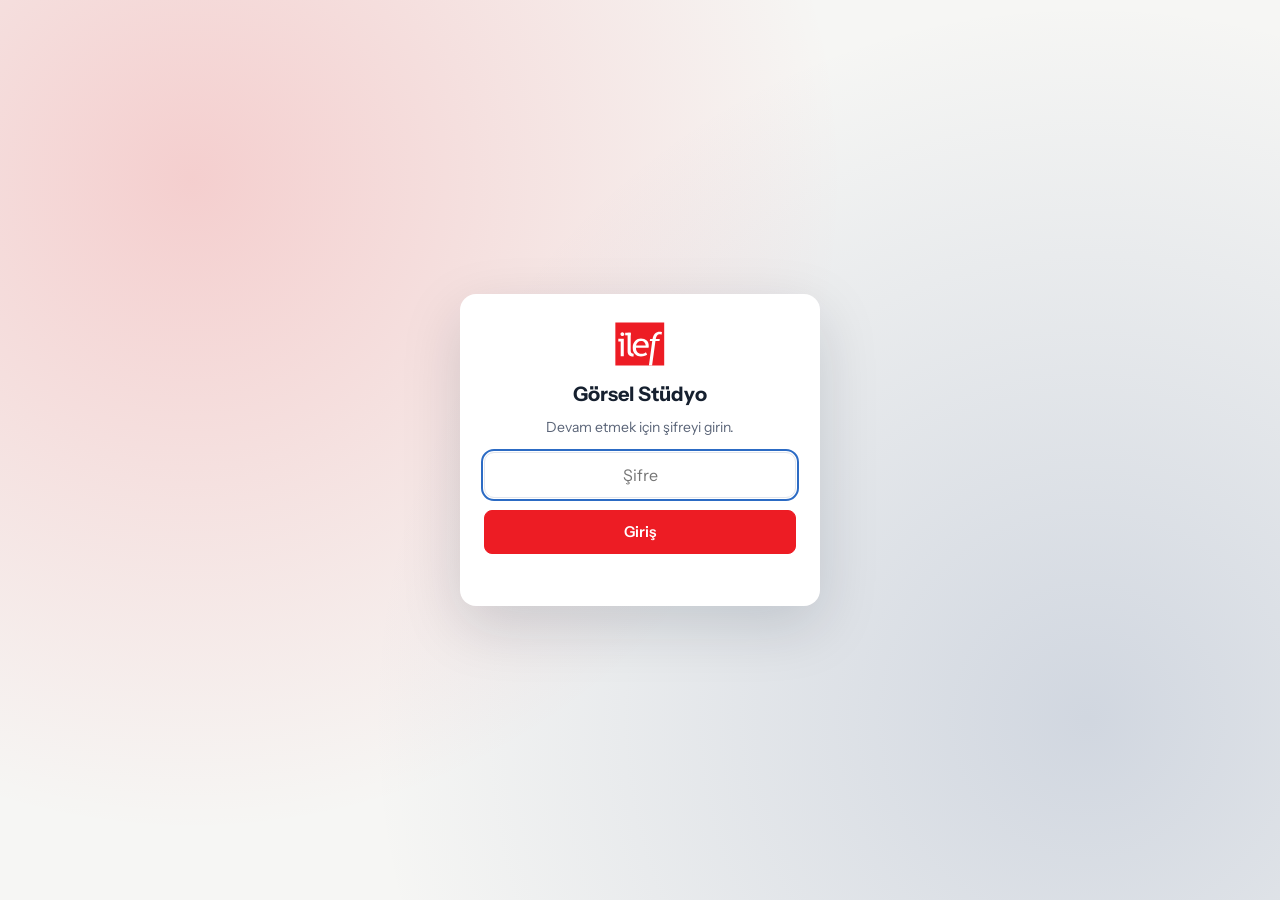
<file: index.html>
<!doctype html>
<html lang="tr">
<head>
  <meta charset="utf-8" />
  <meta name="viewport" content="width=device-width, initial-scale=1, maximum-scale=1, viewport-fit=cover" />
  <title>İLEF Görsel Stüdyo</title>
  <link rel="preconnect" href="https://fonts.googleapis.com" />
  <link rel="preconnect" href="https://fonts.gstatic.com" crossorigin />
  <link href="https://fonts.googleapis.com/css2?family=Instrument+Sans:wght@400;500;600;700&display=swap" rel="stylesheet" />
  <link rel="stylesheet" href="css/style.css" />
</head>
<body>
  <header class="topbar">
    <div class="brandmark"><img src="assets/logos/ilef.svg" alt="ilef" /><strong>Görsel Stüdyo</strong></div>
    <div class="tb-left">
      <div class="menu">
        <button type="button" class="tb" data-menu="fileMenu" aria-haspopup="true">Dosya</button>
        <div class="menu-pop" id="fileMenu" hidden>
          <button type="button" id="btnSave"><i>⤓</i>Taslağı kaydet <small>.json</small></button>
          <label class="btnlike"><i>⤒</i>Taslak aç<input type="file" id="fileDraft" accept=".json,application/json" hidden /></label>
          <hr />
          <button type="button" id="btnReset"><i>↺</i>Bu şablonu sıfırla <small>örnek tasarım</small></button>
          <button type="button" id="btnResetAll"><i>⟲</i>Tüm şablonları sıfırla</button>
          <button type="button" id="btnResetPos"><i>⌖</i>Tüm konumları sıfırla</button>
          <hr />
          <button type="button" id="btnBrand"><i>◐</i>Kurum &amp; marka</button>
          <a class="btnlike" href="kimlik.html" target="_blank" rel="noopener"><i>¶</i>Kimlik kılavuzu</a>
        </div>
      </div>
      <div class="menu">
        <button type="button" class="tb" data-menu="fmtMenu" aria-haspopup="true">Yeniden boyutlandır</button>
        <div class="menu-pop wide" id="fmtMenu" hidden><div id="fmtSeg" class="fmt-list"></div></div>
      </div>
      <span class="tb-sep"></span>
      <button type="button" class="tb icon" id="btnUndo" title="Geri al (Ctrl+Z)" aria-label="Geri al" disabled><svg viewBox="0 0 24 24"><path d="M9 14 4 9l5-5M4 9h10.5a5.5 5.5 0 0 1 0 11H11"/></svg></button>
      <button type="button" class="tb icon" id="btnRedo" title="Yinele (Ctrl+Shift+Z)" aria-label="Yinele" disabled><svg viewBox="0 0 24 24"><path d="m15 14 5-5-5-5M20 9H9.5a5.5 5.5 0 0 0 0 11H13"/></svg></button>
    </div>
    <div class="tb-title" id="docTitle"></div>
    <div class="tb-right">
      <button type="button" class="tb icon" id="btnPlay" title="Animasyonu oynat" aria-label="Animasyonu oynat"><svg viewBox="0 0 24 24"><path d="M7 4.5v15l12-7.5z" fill="currentColor" stroke="none"/></svg></button>
      <div class="menu">
        <button type="button" class="primary" data-menu="dlMenu" aria-haspopup="true" id="btnDl">İndir</button>
        <div class="menu-pop right" id="dlMenu" hidden>
          <p class="menu-note" id="dlNote"></p>
          <button type="button" id="btnPng"><i>▣</i>PNG <small>bu boyut</small></button>
          <button type="button" id="btnAll"><i>▤</i>Tüm formatlar (PNG)</button>
          <hr />
          <div class="video-group">
            <i>●</i><span>Video (MP4)</span>
            <select id="durSel" title="Video süresi">
              <option value="6">6 sn</option>
              <option value="8" selected>8 sn</option>
              <option value="12">12 sn</option>
              <option value="15">15 sn</option>
              <option value="30">30 sn</option>
            </select>
            <button type="button" id="btnVideo">Kaydet</button>
          </div>
        </div>
      </div>
    </div>
  </header>

  <main class="app">
    <nav class="rail" aria-label="Araçlar">
      <button type="button" data-panel="sablon" aria-pressed="true"><svg viewBox="0 0 24 24"><rect x="3" y="3" width="7" height="9" rx="1.5"/><rect x="14" y="3" width="7" height="5" rx="1.5"/><rect x="14" y="12" width="7" height="9" rx="1.5"/><rect x="3" y="16" width="7" height="5" rx="1.5"/></svg><span>Şablonlar</span></button>
      <button type="button" data-panel="tasarim"><svg viewBox="0 0 24 24"><circle cx="12" cy="12" r="9"/><circle cx="8.5" cy="10" r="1.3" fill="currentColor"/><circle cx="12" cy="7.5" r="1.3" fill="currentColor"/><circle cx="15.5" cy="10" r="1.3" fill="currentColor"/><path d="M12 21a3 3 0 0 1 0-6h1.5"/></svg><span>Tasarım</span></button>
      <button type="button" data-panel="metin"><svg viewBox="0 0 24 24"><path d="M5 6V4h14v2M12 4v16M9 20h6"/></svg><span>Metin</span></button>
      <button type="button" data-panel="yukle"><svg viewBox="0 0 24 24"><rect x="3" y="4" width="18" height="16" rx="2"/><circle cx="9" cy="10" r="2"/><path d="m21 16-5-5-9 9"/></svg><span>Medya</span></button>
      <button type="button" data-panel="birim"><svg viewBox="0 0 24 24"><path d="M4 20V9l8-5 8 5v11M9 20v-6h6v6"/></svg><span>Birim</span></button>
      <button type="button" data-panel="paylas"><svg viewBox="0 0 24 24"><path d="M5 12.5 9.5 17 19 7"/></svg><span>Yayın</span></button>
    </nav>

    <aside class="panel" id="panel" aria-label="Araç paneli">
      <button type="button" class="panel-close" id="panelClose" aria-label="Paneli kapat" title="Paneli kapat">‹</button>
      <section data-p="sablon">
        <h2>Şablonlar</h2>
        <input type="search" id="tplSearch" class="fullsel search" placeholder="Şablon ara: vefat, staj, program…" aria-label="Şablon ara" />
        <div id="tplGrid" class="tpl-groups"></div>
      </section>
      <section data-p="tasarim" hidden>
        <h2>Tasarım</h2>
        <div id="layoutWrap"><small class="sublabel">Yerleşim <span class="muted">— içeriğinizle önizleme</span></small><div id="layoutSeg" class="lay-grid"></div></div>
        <small class="sublabel">Zemin</small>
        <div id="groundSeg" class="chips"></div>
        <small class="sublabel">Renk tonu (mesh)</small>
        <div id="meshSeg" class="swatch-row"></div>
        <select id="meshSel" hidden></select>
        <small class="sublabel">Konu motifi</small>
        <select id="motifSel" class="fullsel"></select>
        <label class="check"><input type="checkbox" id="chkBadge" /> 80. yıl logosu <small>(Ankara Üniversitesi logosunun yerine)</small></label>
      </section>
      <section data-p="metin" hidden>
        <h2>Metin</h2>
        <p class="note">Görseldeki yazıya çift tıklayarak yerinde düzenleyin. Görselde olmayan alanlar burada.</p>
        <div id="hiddenList" class="hidden-list"></div>
        <form id="fields" class="fields" autocomplete="off"></form>
      </section>
      <section data-p="yukle" hidden>
        <h2>Medya kütüphanesi</h2>
        <p class="note">Yüklediğiniz fotoğraflar buraya eklenir, tasarıma kendiliğinden girmez. Bir fotoğrafa tıklayın ya da tuvale sürükleyin.</p>
        <label class="btnlike primary block">⤒ Bilgisayardan yükle<input type="file" id="fileUp" accept="image/*" multiple hidden /></label>
        <small class="sublabel">Bu tasarımdaki görsel alanları</small>
        <div class="quickbar" id="quickBar"></div>
        <small class="sublabel">Yüklediklerim</small>
        <div class="up-grid" id="upGrid"></div>
        <div id="arsivWrap">
          <small class="sublabel">Fakülte arşivi <span class="muted">— tıklayın ya da tuvale sürükleyin</span></small>
          <div class="chips arsiv-tags" id="arsivTags"></div>
          <div class="up-grid" id="arsivGrid"></div>
        </div>
      </section>
      <section data-p="birim" hidden>
        <h2>Bölüm / atölye</h2>
        <p class="note">Seçilen birimin logosu ve adı sağ üstte görünür, konu motifi kendiliğinden gelir.</p>
        <div id="unitGrid" class="unit-grid"></div>
        <h3 class="mt">İş birliği / ortak logolar</h3>
        <p class="note">Ortak etkinlik ve projelerde kurum logoları üst şeride eklenir. SVG ya da şeffaf PNG önerilir.</p>
        <div class="seg2" role="group" aria-label="Logo kullanımı" id="extraMode">
          <button type="button" data-m="yan">Yanına ekle <small>bizim logolarla birlikte</small></button>
          <button type="button" data-m="yerine">Yerine kullan <small>yalnızca ortak logolar</small></button>
        </div>
        <div id="extraList" class="extra-list"></div>
        <label class="btnlike block">＋ Logo ekle<input type="file" id="fileExtra" accept=".svg,image/svg+xml,image/png,image/webp,image/jpeg" multiple hidden /></label>
      </section>
      <section data-p="paylas" hidden>
        <h2>Yayın</h2>
        <div class="assist">
          <section class="checks">
            <h3>Kontroller <label class="toggle"><input type="checkbox" id="chkSafe" /> Güvenli alan</label></h3>
            <ul id="checkList"></ul>
          </section>
          <section class="share">
            <h3>Paylaşım metni <small>otomatik taslak</small></h3>
            <label>Açıklama<textarea id="shCaption" rows="5"></textarea></label>
            <label>Alternatif metin<textarea id="shAlt" rows="3"></textarea></label>
            <label>Etiketler (3–5)<textarea id="shTags" rows="2"></textarea></label>
            <div class="share-actions">
              <button type="button" data-copy="shCaption">Açıklamayı kopyala</button>
              <button type="button" data-copy="shAlt">Alt metni kopyala</button>
              <button type="button" data-copy="shTags">Etiketleri kopyala</button>
              <button type="button" class="link" id="btnRegen">Yeniden üret</button>
            </div>
          </section>
          <section class="gridprev">
            <h3>Izgara önizlemesi <small>yeni gönderi son paylaşılanların yanında</small></h3>
            <div class="ig" id="igGrid"></div>
            <div class="share-actions">
              <button type="button" id="btnGridAdd">Izgaraya ekle</button>
              <label class="btnlike">Mevcut gönderi ekle<input type="file" id="fileGrid" accept="image/*" multiple hidden /></label>
              <button type="button" class="link" id="btnGridClear">Temizle</button>
            </div>
          </section>
        </div>
      </section>
    </aside>

    <section class="work">
      <div class="ctxbar" id="ctxBar" role="toolbar" aria-label="Seçili öğe araçları"></div>
      <div class="lay-pop" id="layPop" hidden role="dialog" aria-label="Yerleşim seç">
        <div class="lay-pop-head"><b id="layPopTitle">Yerleşim</b><button type="button" class="ghost" id="layPopClose" aria-label="Kapat">✕</button></div>
        <div class="lay-grid row" id="layPopGrid"></div>
      </div>
      <div class="pick-pop" id="pickPop" hidden role="dialog" aria-label="Fotoğraf seç">
        <div class="lay-pop-head"><b id="pickTitle">Fotoğraf seç</b><button type="button" class="ghost" id="pickClose" aria-label="Kapat">✕</button></div>
        <div class="pick-src">
          <label class="btnlike primary">⤒ Bilgisayardan yükle<input type="file" id="pickFile" accept="image/*" hidden /></label>
          <span class="muted">ya da medya kütüphanesinden seçin</span>
        </div>
        <div class="chips arsiv-tags" id="pickTags"></div>
        <div class="pick-grid" id="pickGrid"></div>
      </div>
      <div class="stage-canvas" id="stageBox">
        <div class="canvas-wrap" id="cvWrap">
          <canvas id="cv" width="1080" height="1350"></canvas>
          <div class="hit-layer" id="hitLayer" aria-label="Düzenlenebilir öğeler"></div>
          <div class="guides" id="guides"></div>
          <div class="sel" id="selBox" hidden>
            <span class="sel-tag" id="selTag"></span>
            <i class="h nw" data-h="nw"></i><i class="h ne" data-h="ne"></i><i class="h sw" data-h="sw"></i><i class="h se" data-h="se"></i>
          </div>
          <textarea id="textEd" class="text-ed" hidden spellcheck="true" aria-label="Metni düzenle"></textarea>
        </div>
        <div class="inline-ed" id="inlineEd" hidden role="dialog" aria-label="Alanı düzenle">
          <div class="ie-head"><b id="ieLabel"></b><button type="button" class="primary" id="ieDone">Bitti</button></div>
          <div id="ieBody"></div>
        </div>
      </div>
      <div class="toast" id="toast" role="status" aria-live="polite" hidden></div>
      <footer class="workfoot">
        <div class="pages" id="slideBar"></div>
        <p class="status" id="status" aria-hidden="true"></p>
        <div class="zoom">
          <button type="button" class="tb icon sm" id="zoomOut" aria-label="Uzaklaştır">−</button>
          <input type="range" id="zoomRange" min="10" max="200" step="1" value="50" aria-label="Yakınlaştırma" />
          <button type="button" class="tb icon sm" id="zoomIn" aria-label="Yakınlaştır">+</button>
          <button type="button" class="tb sm" id="zoomFit" title="Ekrana sığdır">%<span id="zoomPct">50</span></button>
        </div>
      </footer>
    </section>
  </main>

  <dialog id="brandDlg">
    <form method="dialog" class="dlg">
      <header>
        <h2>Kurum &amp; marka</h2>
        <button value="close" class="ghost" aria-label="Kapat">✕</button>
      </header>
      <div class="dlg-body">
        <p class="note">Bu ayarlar tüm şablonlarda ortaktır. Ekipte herkesin aynı kimliği kullanması için
          <b>Kurum paketini dışa aktar</b> ile dosyayı paylaşın; başka bir fakülte için <b>Yeni kurum başlat</b> ya da kalıcı değişiklikleri <code>js/brand.js</code> dosyasına işleyin.</p>
        <div class="grid2">
          <label>Üniversite<input id="bUni" /></label>
          <label>Fakülte<input id="bFac" /></label>
          <label>Kısa ad <small class="muted">(dosya adları, üst çubuk)</small><input id="bShort" placeholder="ör. İLEF" /></label>
          <label>Sabit etiketler<input id="bTags" placeholder="#Üniversite #Fakülte" /></label>
          <label>Web adresi<input id="bWeb" /></label>
          <label>Sosyal medya hesabı<input id="bSoc" placeholder="@kullaniciadi" /></label>
        </div>
        <h3>Logo kütüphanesi</h3>
        <p class="note"><b>Ana imza</b> (Ankara Üniversitesi + ilef) her görselin sol üstünde yer alır. <b>80. yıl logosu</b> açıldığında Ankara Üniversitesi logosunun yerine geçer; kırmızı zeminde kullanılmaz. <b>Bölüm</b> ve <b>atölye</b> logoları görsel bazında seçilir, sağ üstte görünür.
          SVG ya da şeffaf PNG yükleyin. Illustrator dosyaları için: <i>Dosya → Dışa Aktar → SVG</i>.</p>
        <div id="logoList" class="logo-list"></div>
        <div class="logo-add">
          <input id="newLogoName" placeholder="Yeni birim adı (ör. Fotoğraf Atölyesi)" />
          <select id="newLogoGroup"><option value="atolye">Atölye / birim</option><option value="bolum">Bölüm</option></select>
          <button type="button" id="btnAddLogo">Ekle</button>
        </div>
        <h3>Renkler</h3>
        <div id="colorList" class="color-list"></div>
      </div>
      <footer>
        <button type="button" class="link" id="btnBrandReset">Varsayılana dön</button>
        <button type="button" class="link" id="btnNewOrg">Yeni kurum başlat</button>
        <span class="grow"></span>
        <label class="btnlike ghost">Kurum paketini içe aktar<input type="file" id="fileBrand" accept=".json" hidden /></label>
        <button type="button" class="ghost" id="btnBrandExport">Kurum paketini dışa aktar</button>
        <button value="close" class="primary">Tamam</button>
      </footer>
    </form>
  </dialog>

  <script src="js/kapi.js"></script>
  <script src="js/logos.js"></script>
  <script src="js/brand.js"></script>
  <script src="js/draw.js"></script>
  <script src="js/bg.js"></script>
  <script src="js/templates.js"></script>
  <script src="js/arsiv.js"></script>
  <script src="js/app.js"></script>
</body>
</html>
</file>
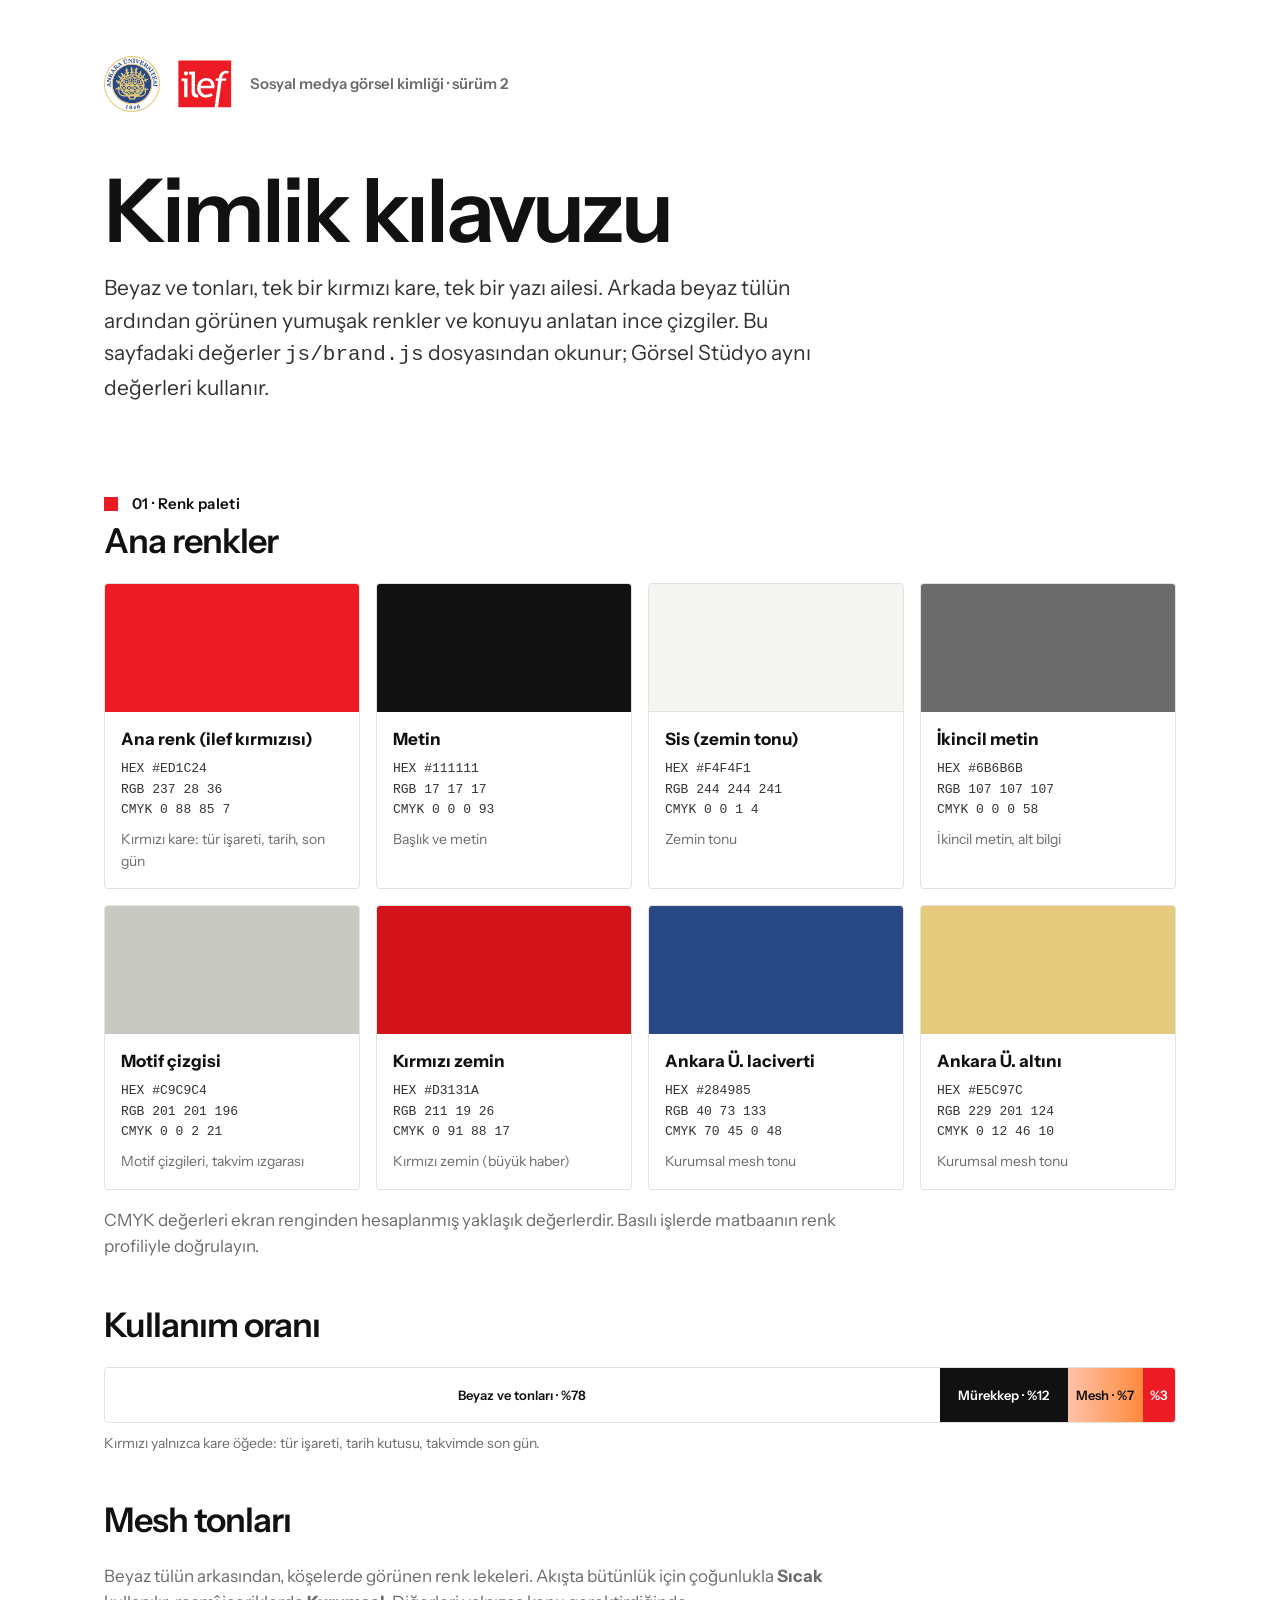
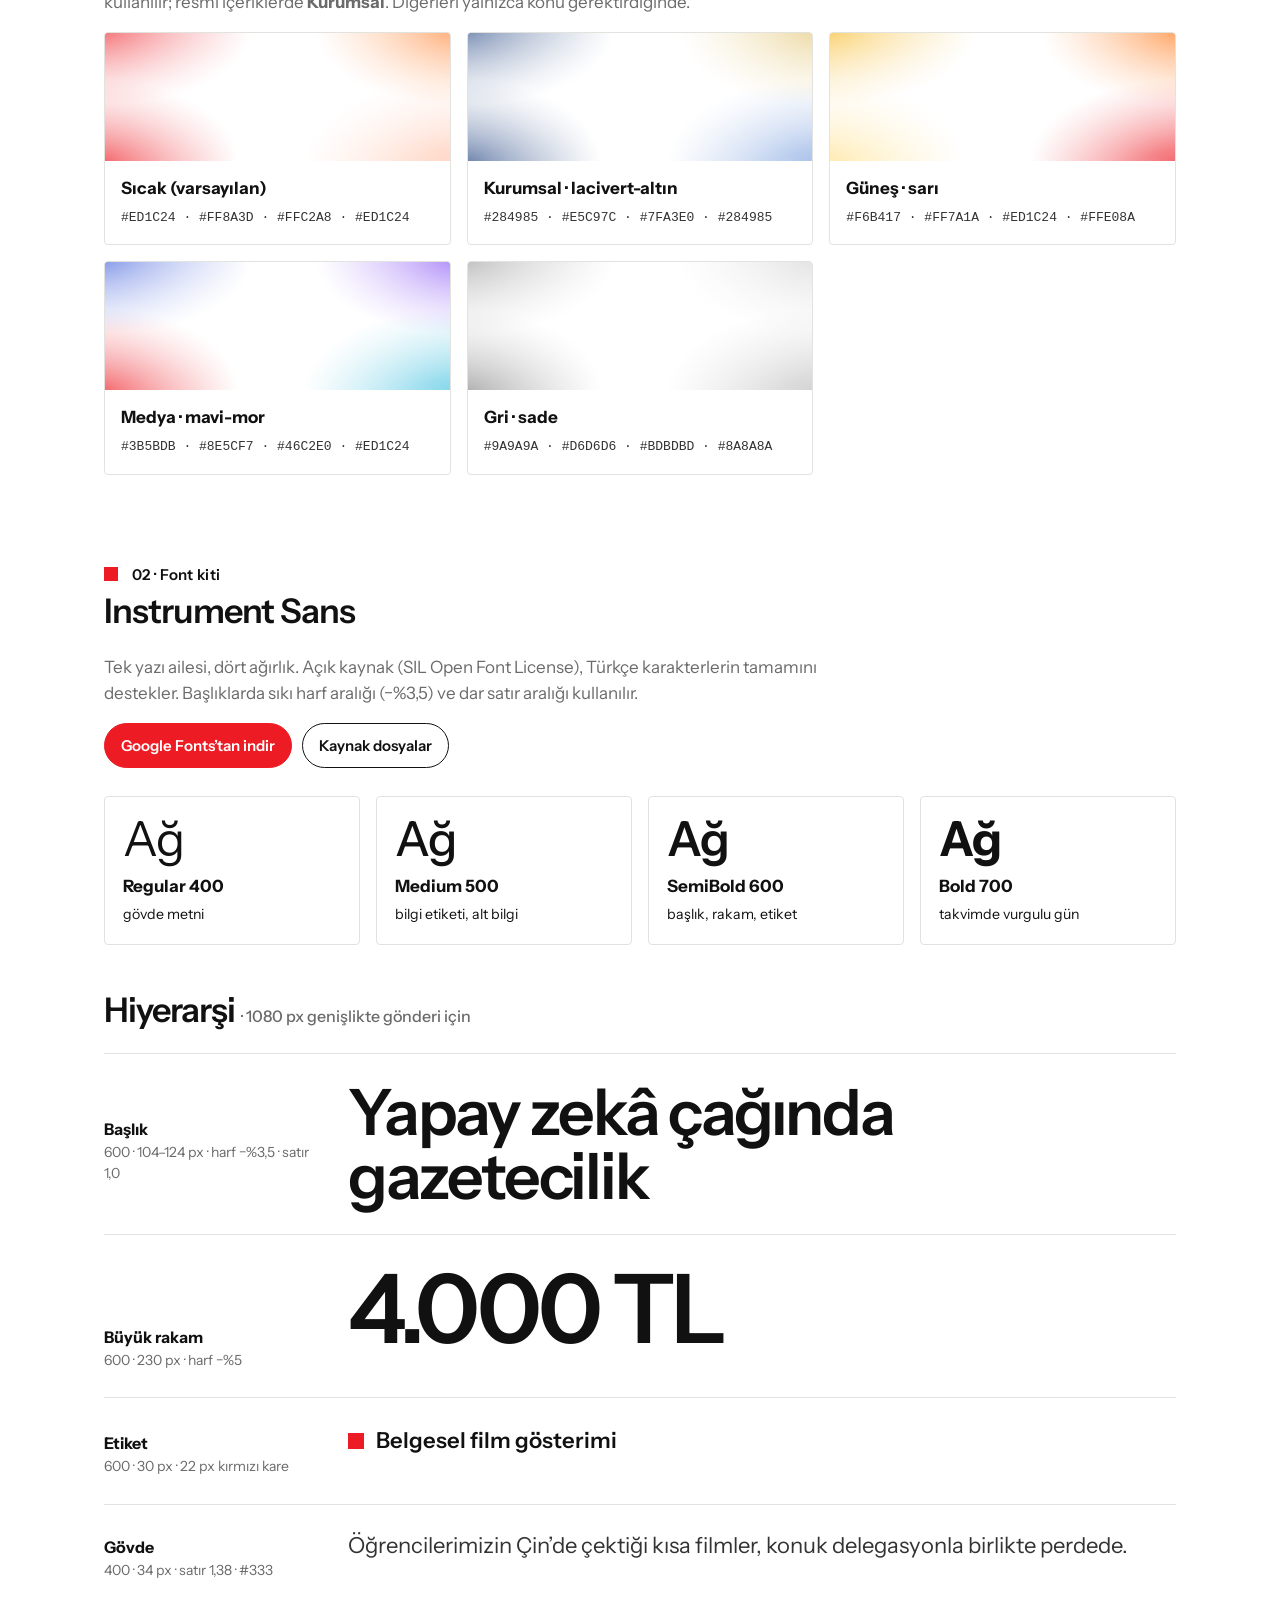
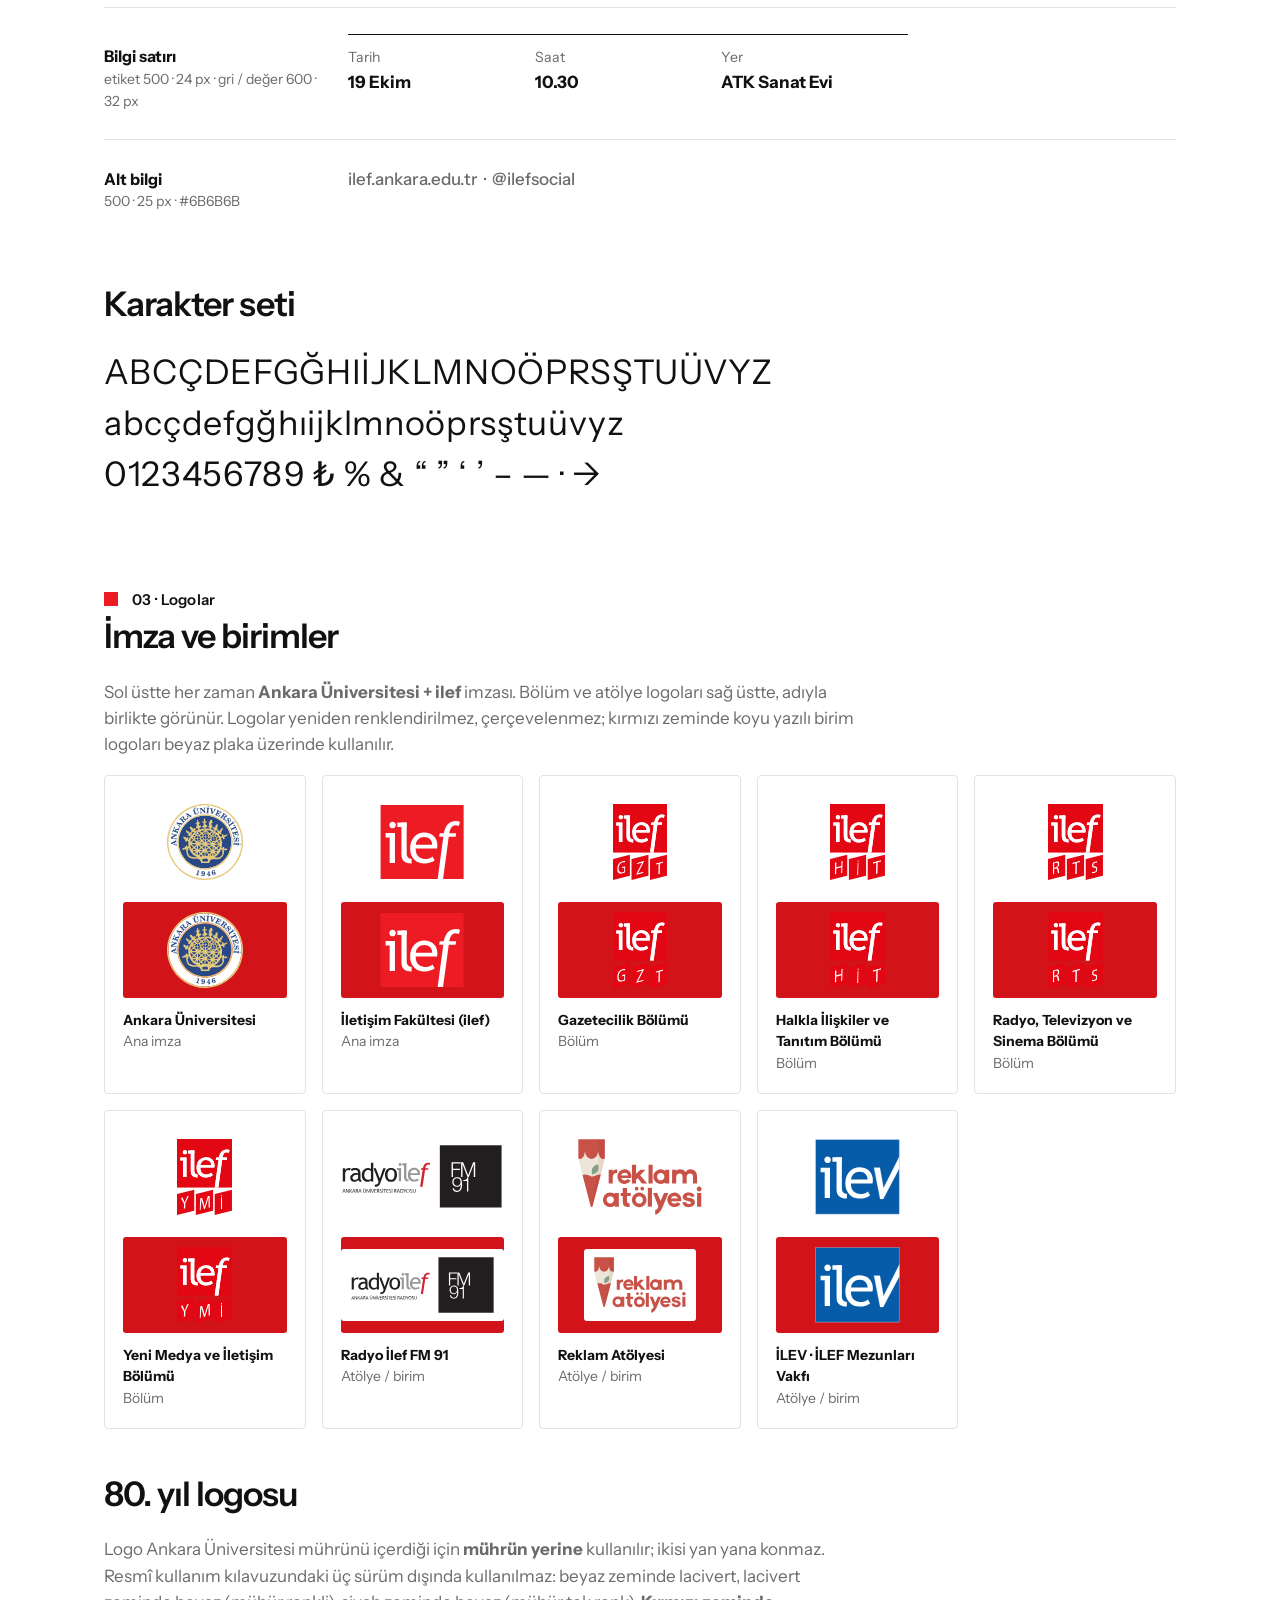
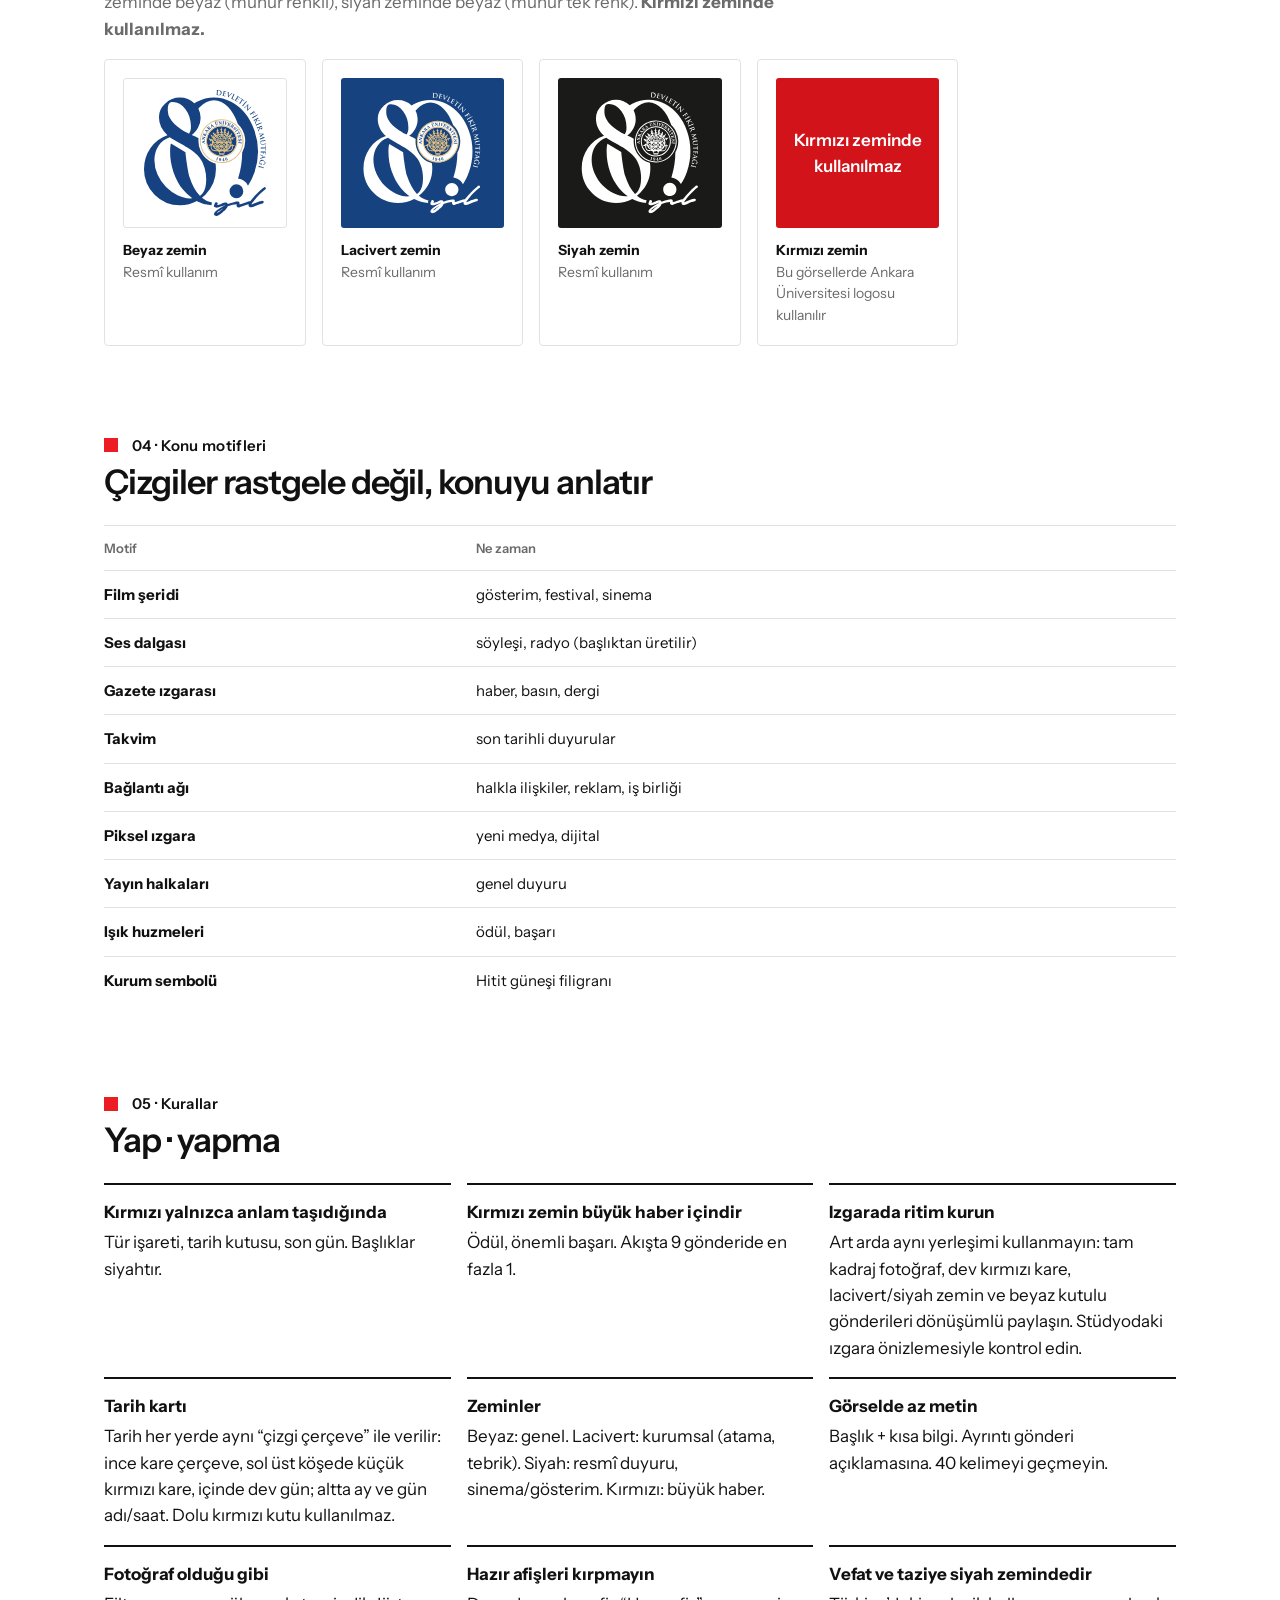
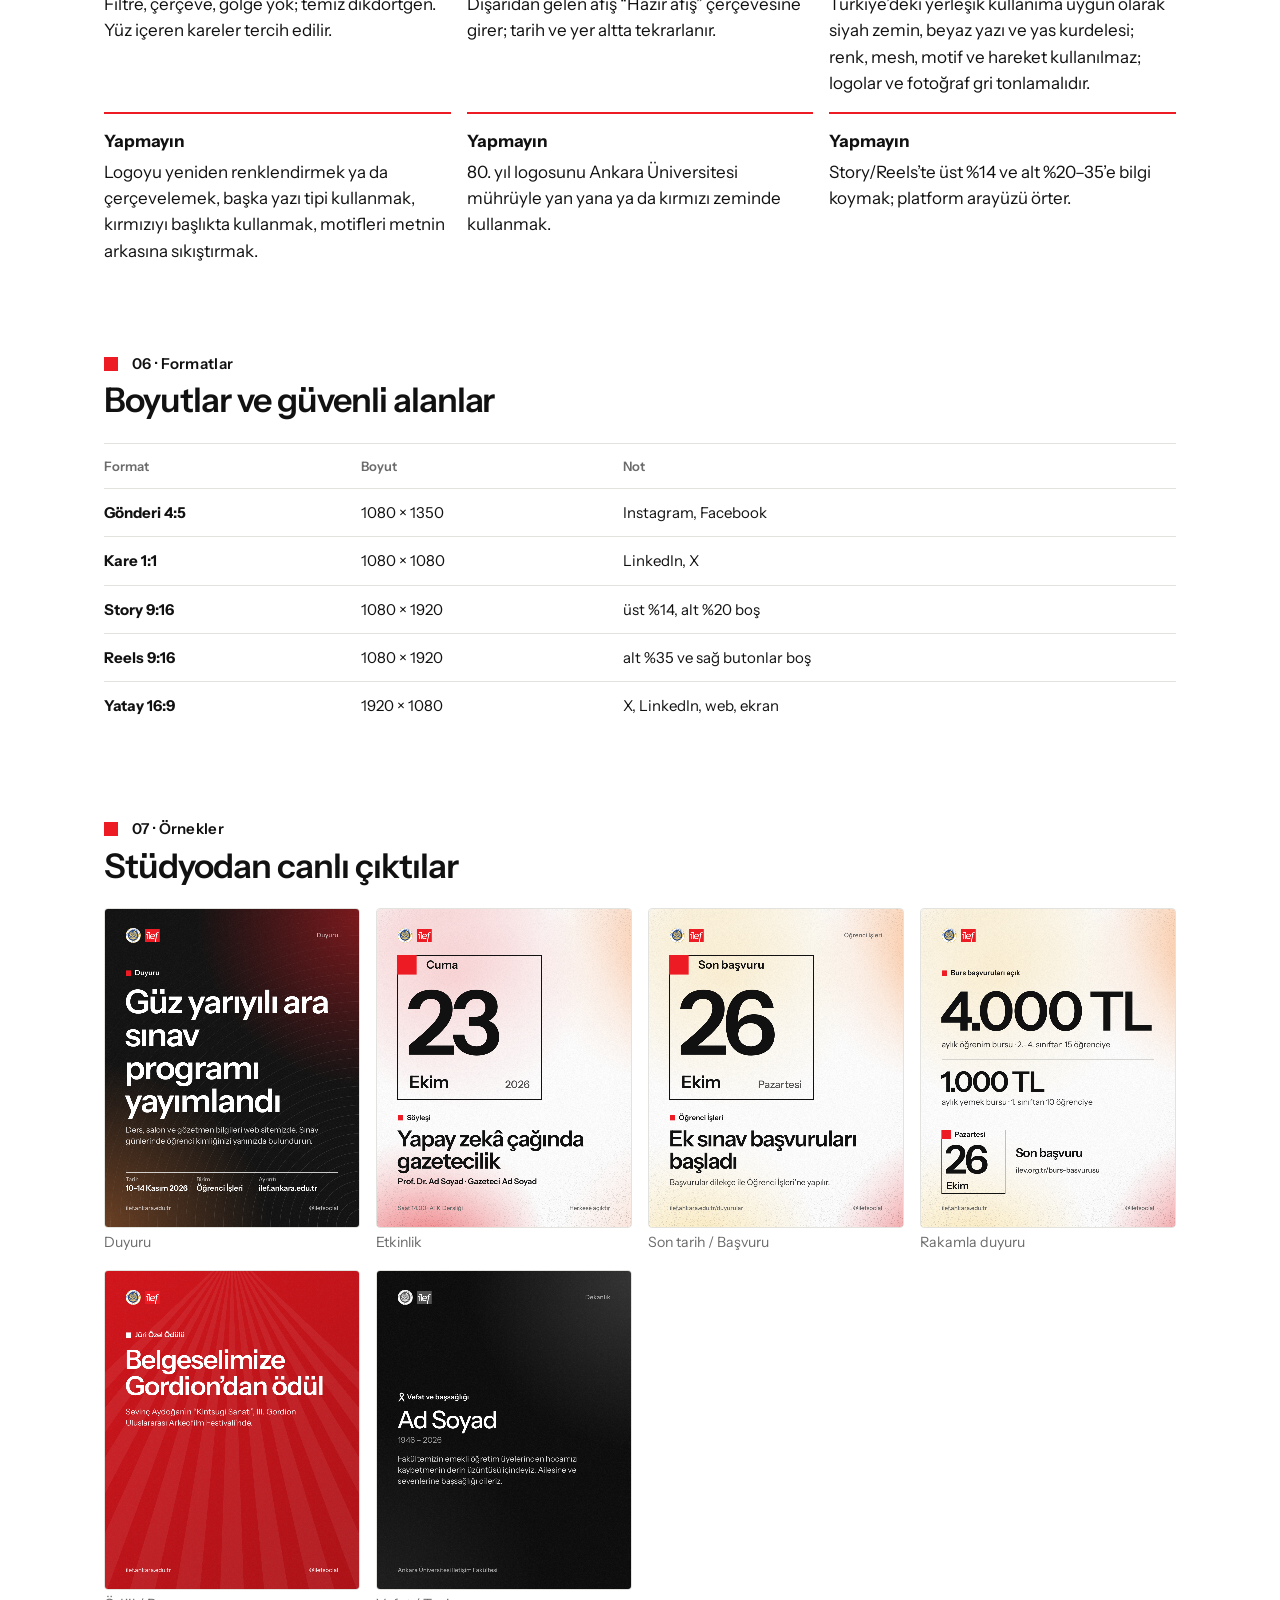
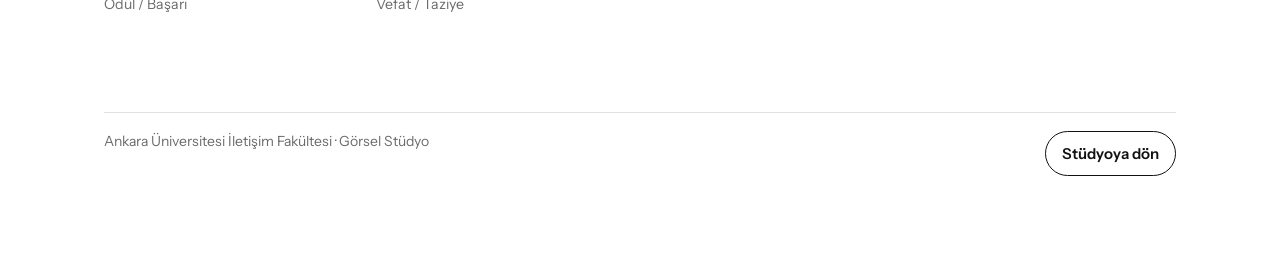
<file: kimlik.html>
<!doctype html>
<html lang="tr">
<head>
  <meta charset="utf-8" />
  <meta name="viewport" content="width=device-width, initial-scale=1" />
  <title>İLEF Kimlik Kılavuzu</title>
  <link rel="preconnect" href="https://fonts.googleapis.com" />
  <link rel="preconnect" href="https://fonts.gstatic.com" crossorigin />
  <link href="https://fonts.googleapis.com/css2?family=Instrument+Sans:wght@400;500;600;700&display=swap" rel="stylesheet" />
  <style>
    :root { --red: #ED1C24; --ink: #111; --grey: #6B6B6B; --line: #E2E2DE; --mist: #F4F4F1; }
    * { box-sizing: border-box; }
    body { margin: 0; background: #fff; color: var(--ink); font: 400 17px/1.55 "Instrument Sans", "Segoe UI", Arial, sans-serif; }
    main { max-width: 1120px; margin: 0 auto; padding: 56px 24px 96px; }
    header.top { display: flex; align-items: center; gap: 18px; margin-bottom: 56px; }
    header.top img { height: 56px; }
    header.top .t { font-weight: 600; font-size: 15px; color: var(--grey); }
    h1 { font-size: clamp(44px, 7vw, 88px); line-height: .98; letter-spacing: -.035em; font-weight: 600; margin: 0 0 18px; }
    .lede { font-size: 21px; color: #333; max-width: 720px; margin: 0; }
    section { margin-top: 88px; }
    h2 { display: flex; align-items: center; gap: 14px; font-size: 15px; font-weight: 600; letter-spacing: .02em; margin: 0 0 8px; }
    h2::before { content: ""; width: 14px; height: 14px; background: var(--red); }
    h3 { font-size: 34px; line-height: 1.05; letter-spacing: -.03em; font-weight: 600; margin: 0 0 24px; }
    p.note { color: var(--grey); max-width: 760px; }
    .grid { display: grid; gap: 16px; }
    .sw { border: 1px solid var(--line); border-radius: 4px; overflow: hidden; background: #fff; }
    .sw .chip { height: 128px; }
    .sw .meta { padding: 14px 16px 16px; font-size: 14px; }
    .sw .meta b { display: block; font-size: 17px; margin-bottom: 6px; }
    .sw code { font: 500 13px/1.6 ui-monospace, SFMono-Regular, Menlo, monospace; color: #333; display: block; }
    .sw .role { color: var(--grey); margin-top: 8px; display: block; }
    .cols-4 { grid-template-columns: repeat(auto-fill, minmax(220px, 1fr)); }
    .cols-3 { grid-template-columns: repeat(auto-fill, minmax(300px, 1fr)); }
    .ratio { display: flex; height: 56px; border-radius: 4px; overflow: hidden; border: 1px solid var(--line); margin: 8px 0 10px; }
    .ratio div { display: grid; place-items: center; font-size: 13px; font-weight: 600; }
    .legend { display: flex; flex-wrap: wrap; gap: 18px; font-size: 14px; color: var(--grey); }
    .mesh { height: 150px; position: relative; overflow: hidden; }
    .rules { display: grid; grid-template-columns: repeat(auto-fill, minmax(320px, 1fr)); gap: 16px; }
    .rule { border-top: 2px solid var(--ink); padding-top: 14px; }
    .rule.no { border-top-color: var(--red); }
    .rule b { display: block; margin-bottom: 4px; }
    .type-row { display: grid; grid-template-columns: 220px 1fr; gap: 24px; padding: 26px 0; border-top: 1px solid var(--line); align-items: baseline; }
    .type-row .spec { font-size: 14px; color: var(--grey); }
    .type-row .spec b { color: var(--ink); display: block; font-size: 16px; }
    .weights { display: grid; grid-template-columns: repeat(4, 1fr); gap: 16px; }
    .weights div { border: 1px solid var(--line); border-radius: 4px; padding: 18px; }
    .weights span { display: block; font-size: 48px; line-height: 1; letter-spacing: -.03em; margin-bottom: 10px; }
    .glyphs { font-size: 34px; letter-spacing: .02em; line-height: 1.5; word-break: break-all; }
    .btn { display: inline-flex; align-items: center; gap: 8px; padding: 10px 16px; border: 1px solid var(--ink); border-radius: 999px; color: var(--ink); text-decoration: none; font-weight: 600; font-size: 15px; }
    .btn.red { background: var(--red); border-color: var(--red); color: #fff; }
    .logos { display: grid; grid-template-columns: repeat(auto-fill, minmax(200px, 1fr)); gap: 16px; }
    .logos figure { margin: 0; border: 1px solid var(--line); border-radius: 4px; padding: 18px; display: grid; gap: 12px; align-content: start; }
    .logos .box { height: 96px; display: grid; place-items: center; }
    .logos .box.dark { background: #D3131A; border-radius: 3px; }
    .logos img { max-height: 76px; max-width: 160px; }
    .logos figcaption { font-size: 14px; color: var(--grey); }
    .logos figcaption b { color: var(--ink); display: block; }
    table { width: 100%; border-collapse: collapse; font-size: 15px; }
    th, td { text-align: left; padding: 12px 10px 12px 0; border-top: 1px solid var(--line); vertical-align: top; }
    th { font-weight: 600; color: var(--grey); font-size: 13px; }
    .samples { display: grid; grid-template-columns: repeat(auto-fill, minmax(240px, 1fr)); gap: 16px; }
    .samples canvas { width: 100%; height: auto; display: block; border: 1px solid var(--line); border-radius: 4px; }
    .samples small { color: var(--grey); }
    footer { margin-top: 96px; padding-top: 18px; border-top: 1px solid var(--line); color: var(--grey); font-size: 14px; display: flex; justify-content: space-between; flex-wrap: wrap; gap: 12px; }
    @media (max-width: 700px) { .type-row { grid-template-columns: 1fr; gap: 8px; } .weights { grid-template-columns: repeat(2, 1fr); } }
    @media print { section { break-inside: avoid; } }
  </style>
</head>
<body>
<main>
  <header class="top">
    <img src="assets/logos/ankara-universitesi.svg" alt="Ankara Üniversitesi" />
    <img src="assets/logos/ilef.svg" alt="ilef" style="height:48px" />
    <span class="t">Sosyal medya görsel kimliği · sürüm 2</span>
  </header>
  <h1>Kimlik kılavuzu</h1>
  <p class="lede">Beyaz ve tonları, tek bir kırmızı kare, tek bir yazı ailesi. Arkada beyaz tülün ardından görünen yumuşak renkler ve konuyu anlatan ince çizgiler. Bu sayfadaki değerler <code>js/brand.js</code> dosyasından okunur; Görsel Stüdyo aynı değerleri kullanır.</p>

  <section>
    <h2>01 · Renk paleti</h2>
    <h3>Ana renkler</h3>
    <div class="grid cols-4" id="mainColors"></div>
    <p class="note">CMYK değerleri ekran renginden hesaplanmış yaklaşık değerlerdir. Basılı işlerde matbaanın renk profiliyle doğrulayın.</p>

    <h3 style="margin-top:48px">Kullanım oranı</h3>
    <div class="ratio">
      <div style="flex:78;background:#fff">Beyaz ve tonları · %78</div>
      <div style="flex:12;background:#111;color:#fff">Mürekkep · %12</div>
      <div style="flex:7;background:linear-gradient(90deg,#FFC2A8,#FF8A3D)">Mesh · %7</div>
      <div style="flex:3;background:#ED1C24;color:#fff">%3</div>
    </div>
    <div class="legend"><span>Kırmızı yalnızca kare öğede: tür işareti, tarih kutusu, takvimde son gün.</span></div>

    <h3 style="margin-top:48px">Mesh tonları</h3>
    <p class="note">Beyaz tülün arkasından, köşelerde görünen renk lekeleri. Akışta bütünlük için çoğunlukla <b>Sıcak</b> kullanılır; resmî içeriklerde <b>Kurumsal</b>. Diğerleri yalnızca konu gerektirdiğinde.</p>
    <div class="grid cols-3" id="meshes"></div>
  </section>

  <section>
    <h2>02 · Font kiti</h2>
    <h3>Instrument Sans</h3>
    <p class="note">Tek yazı ailesi, dört ağırlık. Açık kaynak (SIL Open Font License), Türkçe karakterlerin tamamını destekler. Başlıklarda sıkı harf aralığı (−%3,5) ve dar satır aralığı kullanılır.</p>
    <p style="display:flex;gap:10px;flex-wrap:wrap">
      <a class="btn red" href="https://fonts.google.com/specimen/Instrument+Sans" target="_blank" rel="noopener">Google Fonts’tan indir</a>
      <a class="btn" href="https://github.com/Instrument/instrument-sans" target="_blank" rel="noopener">Kaynak dosyalar</a>
    </p>
    <div class="weights" style="margin-top:28px">
      <div><span style="font-weight:400">Ağ</span><b>Regular 400</b><br><small>gövde metni</small></div>
      <div><span style="font-weight:500">Ağ</span><b>Medium 500</b><br><small>bilgi etiketi, alt bilgi</small></div>
      <div><span style="font-weight:600">Ağ</span><b>SemiBold 600</b><br><small>başlık, rakam, etiket</small></div>
      <div><span style="font-weight:700">Ağ</span><b>Bold 700</b><br><small>takvimde vurgulu gün</small></div>
    </div>
    <h3 style="margin-top:48px">Hiyerarşi <small style="font-size:16px;color:var(--grey);letter-spacing:0;font-weight:500">· 1080 px genişlikte gönderi için</small></h3>
    <div id="hier"></div>
    <h3 style="margin-top:48px">Karakter seti</h3>
    <div class="glyphs">ABCÇDEFGĞHIİJKLMNOÖPRSŞTUÜVYZ<br>abcçdefgğhıijklmnoöprsştuüvyz<br>0123456789 ₺ % & “ ” ‘ ’ – — · →</div>
  </section>

  <section>
    <h2>03 · Logolar</h2>
    <h3>İmza ve birimler</h3>
    <p class="note">Sol üstte her zaman <b>Ankara Üniversitesi + ilef</b> imzası. Bölüm ve atölye logoları sağ üstte, adıyla birlikte görünür. Logolar yeniden renklendirilmez, çerçevelenmez; kırmızı zeminde koyu yazılı birim logoları beyaz plaka üzerinde kullanılır.</p>
    <div class="logos" id="logos"></div>
    <h3 style="margin-top:48px">80. yıl logosu</h3>
    <p class="note">Logo Ankara Üniversitesi mührünü içerdiği için <b>mührün yerine</b> kullanılır; ikisi yan yana konmaz. Resmî kullanım kılavuzundaki üç sürüm dışında kullanılmaz: beyaz zeminde lacivert, lacivert zeminde beyaz (mühür renkli), siyah zeminde beyaz (mühür tek renk). <b>Kırmızı zeminde kullanılmaz.</b></p>
    <div class="logos" id="logos80"></div>
  </section>

  <section>
    <h2>04 · Konu motifleri</h2>
    <h3>Çizgiler rastgele değil, konuyu anlatır</h3>
    <table id="motifs"><thead><tr><th>Motif</th><th>Ne zaman</th></tr></thead><tbody></tbody></table>
  </section>

  <section>
    <h2>05 · Kurallar</h2>
    <h3>Yap · yapma</h3>
    <div class="rules">
      <div class="rule"><b>Kırmızı yalnızca anlam taşıdığında</b>Tür işareti, tarih kutusu, son gün. Başlıklar siyahtır.</div>
      <div class="rule"><b>Kırmızı zemin büyük haber içindir</b>Ödül, önemli başarı. Akışta 9 gönderide en fazla 1.</div>
      <div class="rule"><b>Izgarada ritim kurun</b>Art arda aynı yerleşimi kullanmayın: tam kadraj fotoğraf, dev kırmızı kare, lacivert/siyah zemin ve beyaz kutulu gönderileri dönüşümlü paylaşın. Stüdyodaki ızgara önizlemesiyle kontrol edin.</div>
      <div class="rule"><b>Tarih kartı</b>Tarih her yerde aynı “çizgi çerçeve” ile verilir: ince kare çerçeve, sol üst köşede küçük kırmızı kare, içinde dev gün; altta ay ve gün adı/saat. Dolu kırmızı kutu kullanılmaz.</div>
      <div class="rule"><b>Zeminler</b>Beyaz: genel. Lacivert: kurumsal (atama, tebrik). Siyah: resmî duyuru, sinema/gösterim. Kırmızı: büyük haber.</div>
      <div class="rule"><b>Görselde az metin</b>Başlık + kısa bilgi. Ayrıntı gönderi açıklamasına. 40 kelimeyi geçmeyin.</div>
      <div class="rule"><b>Fotoğraf olduğu gibi</b>Filtre, çerçeve, gölge yok; temiz dikdörtgen. Yüz içeren kareler tercih edilir.</div>
      <div class="rule"><b>Hazır afişleri kırpmayın</b>Dışarıdan gelen afiş “Hazır afiş” çerçevesine girer; tarih ve yer altta tekrarlanır.</div>
      <div class="rule"><b>Vefat ve taziye siyah zemindedir</b>Türkiye’deki yerleşik kullanıma uygun olarak siyah zemin, beyaz yazı ve yas kurdelesi; renk, mesh, motif ve hareket kullanılmaz; logolar ve fotoğraf gri tonlamalıdır.</div>
      <div class="rule no"><b>Yapmayın</b>Logoyu yeniden renklendirmek ya da çerçevelemek, başka yazı tipi kullanmak, kırmızıyı başlıkta kullanmak, motifleri metnin arkasına sıkıştırmak.</div>
      <div class="rule no"><b>Yapmayın</b>80. yıl logosunu Ankara Üniversitesi mührüyle yan yana ya da kırmızı zeminde kullanmak.</div>
      <div class="rule no"><b>Yapmayın</b>Story/Reels’te üst %14 ve alt %20–35’e bilgi koymak; platform arayüzü örter.</div>
    </div>
  </section>

  <section>
    <h2>06 · Formatlar</h2>
    <h3>Boyutlar ve güvenli alanlar</h3>
    <table id="formats"><thead><tr><th>Format</th><th>Boyut</th><th>Not</th></tr></thead><tbody></tbody></table>
  </section>

  <section>
    <h2>07 · Örnekler</h2>
    <h3>Stüdyodan canlı çıktılar</h3>
    <div class="samples" id="samples"></div>
  </section>

  <footer><span>Ankara Üniversitesi İletişim Fakültesi · Görsel Stüdyo</span><a href="index.html" class="btn">Stüdyoya dön</a></footer>
</main>

<script src="js/logos.js"></script>
<script src="js/brand.js"></script>
<script src="js/draw.js"></script>
<script src="js/bg.js"></script>
<script src="js/templates.js"></script>
<script>
(function () {
  const B = window.BRAND_DEFAULT, C = B.colors;
  const $ = (s) => document.querySelector(s);
  const rgb = (h) => { const n = parseInt(h.slice(1), 16); return [(n >> 16) & 255, (n >> 8) & 255, n & 255]; };
  const cmyk = (h) => { const [r, g, b] = rgb(h).map((v) => v / 255); const k = 1 - Math.max(r, g, b); if (k >= 1) return [0, 0, 0, 100]; return [(1 - r - k) / (1 - k), (1 - g - k) / (1 - k), (1 - b - k) / (1 - k), k].map((v) => Math.round(v * 100)); };
  const ROLES = {
    red: 'Kırmızı kare: tür işareti, tarih, son gün', redDeep: 'Kırmızı zemin (büyük haber)', ink: 'Başlık ve metin', grey: 'İkincil metin, alt bilgi',
    line: 'Motif çizgileri, takvim ızgarası', mist: 'Zemin tonu', navy: 'Kurumsal mesh tonu', gold: 'Kurumsal mesh tonu',
  };
  const order = ['red', 'ink', 'mist', 'grey', 'line', 'redDeep', 'navy', 'gold'];
  $('#mainColors').innerHTML = order.filter((k) => C[k]).map((k) => {
    const h = C[k].toUpperCase();
    return `<div class="sw"><div class="chip" style="background:${h};${k === 'mist' ? 'border-bottom:1px solid #E2E2DE' : ''}"></div><div class="meta"><b>${window.COLOR_LABELS[k] || k}</b><code>HEX ${h}</code><code>RGB ${rgb(h).join(' ')}</code><code>CMYK ${cmyk(h).join(' ')}</code><span class="role">${ROLES[k] || ''}</span></div></div>`;
  }).join('');
  $('#meshes').innerHTML = Object.entries(window.MESHES).filter(([, m]) => m.colors).map(([k, m]) => {
    const c = m.colors;
    const bg = `radial-gradient(60% 80% at 0% 0%, ${c[0]}cc, transparent 70%), radial-gradient(55% 80% at 100% 0%, ${c[1]}cc, transparent 70%), radial-gradient(60% 90% at 100% 100%, ${c[2]}cc, transparent 70%), radial-gradient(55% 90% at 0% 100%, ${c[3]}cc, transparent 70%)`;
    return `<div class="sw"><div class="chip mesh" style="background:${bg}"><div style="position:absolute;inset:0;background:radial-gradient(70% 70% at 45% 45%, rgba(255,255,255,.9), rgba(255,255,255,.2))"></div></div><div class="meta"><b>${m.name}</b><code>${c.map((x) => x.toUpperCase()).join(' · ')}</code></div></div>`;
  }).join('');
  const H = [
    ['Başlık', '600 · 104–124 px · harf −%3,5 · satır 1,0', '<span style="font-weight:600;font-size:64px;line-height:1;letter-spacing:-.035em">Yapay zekâ çağında gazetecilik</span>'],
    ['Büyük rakam', '600 · 230 px · harf −%5', '<span style="font-weight:600;font-size:96px;line-height:1;letter-spacing:-.05em">4.000 TL</span>'],
    ['Etiket', '600 · 30 px · 22 px kırmızı kare', '<span style="display:inline-flex;align-items:center;gap:12px;font-weight:600;font-size:22px"><i style="width:16px;height:16px;background:#ED1C24;display:inline-block"></i>Belgesel film gösterimi</span>'],
    ['Gövde', '400 · 34 px · satır 1,38 · #333', '<span style="font-size:22px;line-height:1.38;color:#333">Öğrencilerimizin Çin’de çektiği kısa filmler, konuk delegasyonla birlikte perdede.</span>'],
    ['Bilgi satırı', 'etiket 500 · 24 px · gri / değer 600 · 32 px', '<span style="display:grid;grid-template-columns:repeat(3,1fr);border-top:1.5px solid #111;padding-top:12px;max-width:560px"><span><small style="color:#6B6B6B;display:block">Tarih</small><b>19 Ekim</b></span><span><small style="color:#6B6B6B;display:block">Saat</small><b>10.30</b></span><span><small style="color:#6B6B6B;display:block">Yer</small><b>ATK Sanat Evi</b></span></span>'],
    ['Alt bilgi', '500 · 25 px · #6B6B6B', '<span style="color:#6B6B6B;font-weight:500">ilef.ankara.edu.tr &nbsp;·&nbsp; @ilefsocial</span>'],
  ];
  $('#hier').innerHTML = H.map(([n, s, ex]) => `<div class="type-row"><div class="spec"><b>${n}</b>${s}</div><div>${ex}</div></div>`).join('');
  const resolve = (src) => (src && window.LOGO_DATA && window.LOGO_DATA[src]) || src;
  const GN = { ana: 'Ana imza', rozet: 'Dönem rozeti', bolum: 'Bölüm', atolye: 'Atölye / birim' };
  const y80 = B.logos.find((l) => l.id === 'au-80-yil');
  if (y80 && y80.variants) $('#logos80').innerHTML = [['beyaz', '#FFFFFF', 'Beyaz zemin'], ['lacivert', '#16427F', 'Lacivert zemin'], ['siyah', '#1A1A18', 'Siyah zemin']].map(([k, bg, n]) => `<figure><div class="box" style="height:150px;background:${bg};border-radius:3px;${k === 'beyaz' ? 'border:1px solid #E2E2DE' : ''}"><img src="${resolve(y80.variants[k])}" alt="" style="max-height:126px"></div><figcaption><b>${n}</b>Resmî kullanım</figcaption></figure>`).join('') +
    `<figure><div class="box" style="height:150px;background:#D3131A;border-radius:3px;color:#fff;font-weight:600;text-align:center">Kırmızı zeminde<br>kullanılmaz</div><figcaption><b>Kırmızı zemin</b>Bu görsellerde Ankara Üniversitesi logosu kullanılır</figcaption></figure>`;
  $('#logos').innerHTML = B.logos.filter((l) => (l.light || l.dark) && l.group !== 'rozet').map((l) => `<figure>
    <div class="box"><img src="${resolve(l.light || l.dark)}" alt=""></div>
    <div class="box dark">${l.panel ? `<span style="background:#fff;padding:8px 10px;border-radius:3px;display:inline-grid"><img src="${resolve(l.light)}" alt="" style="max-height:56px"></span>` : `<img src="${resolve(l.dark || l.light)}" alt="">`}</div>
    <figcaption><b>${l.name}</b>${GN[l.group] || l.group}</figcaption></figure>`).join('');
  $('#motifs tbody').innerHTML = Object.entries(window.MOTIFS).filter(([k]) => k !== 'yok').map(([k, v]) => { const [a, b] = v.split(' · '); return `<tr><td><b>${a}</b></td><td>${b || ''}</td></tr>`; }).join('');
  $('#formats tbody').innerHTML = window.FORMATS.map((f) => `<tr><td><b>${f.name}</b></td><td>${f.w} × ${f.h}</td><td>${f.hint.split(' · ').slice(1).join(' · ')}</td></tr>`).join('');

  // canlı örnekler
  const cache = new Map();
  const getImage = (src) => { const real = resolve(src); let e = cache.get(real); if (!e) { const i = new Image(); e = { i, ok: false }; i.onload = () => { e.ok = true; draw(); }; i.src = real; cache.set(real, e); } return e.ok ? e.i : null; };
  const picks = ['duyuru', 'etkinlik', 'sontarih', 'rakam', 'odul', 'vefat'];
  const fmt = window.FORMATS[0];
  const el = $('#samples');
  el.innerHTML = picks.map((id) => `<div><canvas width="${fmt.w}" height="${fmt.h}" data-id="${id}"></canvas><small>${(window.Studio.templates.find((t) => t.id === id) || {}).name}</small></div>`).join('');
  function draw() {
    el.querySelectorAll('canvas').forEach((c) => {
      const tpl = window.Studio.templates.find((t) => t.id === c.dataset.id);
      const data = {}; tpl.fields.forEach((f) => { data[f.key] = f.def != null ? f.def : ''; });
      window.Studio.render(c.getContext('2d'), { tpl, data, fmt, brand: B, t: Infinity, getImage });
    });
  }
  document.fonts.load('600 40px "Instrument Sans"').then(draw); draw();
})();
</script>
</body>
</html>
</file>
<file: css/style.css>
:root {
  --ink: #16202f;
  --muted: #5b6578;
  --line: #e2e5ec;
  --bg: #eef0f3;
  --panel: #ffffff;
  --accent: #ed1c24;
  --sel: #8b3dff;
  --focus: #2c6bc4;
  --radius: 10px;
  --top: 56px;
  --rail: 76px;
  --pw: 360px;
  font-family: "Instrument Sans", "Segoe UI", Arial, sans-serif;
  color: var(--ink);
}
* { box-sizing: border-box; }
html, body { margin: 0; height: 100%; }
body { background: var(--bg); font-size: 15px; display: flex; flex-direction: column; overflow: hidden; }
button, input, select, textarea { font: inherit; color: inherit; }
h2 { font: 700 18px/1.2 "Instrument Sans", sans-serif; margin: 2px 0 14px; }
h3 { font: 700 14px/1.3 "Instrument Sans", sans-serif; margin: 0 0 10px; display: flex; justify-content: space-between; align-items: center; gap: 8px; flex-wrap: wrap; }
h3 small { font-weight: 400; color: var(--muted); font-size: 12.5px; }
.muted { color: var(--muted); font-weight: 400; }
[hidden] { display: none !important; }
svg { width: 22px; height: 22px; fill: none; stroke: currentColor; stroke-width: 1.8; stroke-linecap: round; stroke-linejoin: round; }

/* Düğmeler */
button, .btnlike { cursor: pointer; border: 1px solid var(--line); background: #fff; border-radius: 8px; padding: 8px 14px; font-weight: 600; line-height: 1.2; display: inline-flex; align-items: center; gap: 6px; }
button:hover, .btnlike:hover { border-color: #c5cad6; }
button:focus-visible, .btnlike:focus-within, input:focus-visible, select:focus-visible, textarea:focus-visible { outline: 2px solid var(--focus); outline-offset: 1px; }
.primary, button.primary, .btnlike.primary { background: var(--accent); border-color: var(--accent); color: #fff; }
.primary:hover { filter: brightness(.95); }
.btnlike.block { display: flex; justify-content: center; width: 100%; padding: 11px; }
button.ghost, .btnlike.ghost { background: transparent; }
button.link { border: 0; background: none; padding: 4px 0; color: var(--focus); font-weight: 600; }
button:disabled { opacity: .45; cursor: not-allowed; }
button.rec { background: #b4232c; color: #fff; border-color: #b4232c; }
a.btnlike { text-decoration: none; color: inherit; }

/* Üst çubuk */
.topbar { height: var(--top); flex: none; display: flex; align-items: center; gap: 10px; padding: 0 14px; color: #fff;
  background: linear-gradient(90deg, #b8141a 0%, #ed1c24 55%, #f0474c 100%); z-index: 30; }
.brandmark { display: flex; align-items: center; gap: 10px; padding-right: 6px; }
.brandmark img { height: 30px; background: #fff; padding: 4px; border-radius: 7px; }
.brandmark strong { font-size: 15px; white-space: nowrap; }
.tb-left, .tb-right { display: flex; align-items: center; gap: 4px; }
.tb-right { margin-left: auto; gap: 8px; }
.tb-title { flex: 1; text-align: center; font-weight: 600; font-size: 14px; opacity: .92; white-space: nowrap; overflow: hidden; text-overflow: ellipsis; min-width: 0; }
.tb { background: transparent; border-color: transparent; color: inherit; padding: 7px 11px; border-radius: 6px; }
.tb:hover { background: rgba(255,255,255,.16); border-color: transparent; }
.tb.icon { padding: 6px; }
.tb.icon svg { width: 20px; height: 20px; }
.tb-sep { width: 1px; height: 22px; background: rgba(255,255,255,.35); margin: 0 6px; }
.topbar .primary { background: #fff; color: var(--accent); border-color: #fff; padding: 8px 18px; }

/* Açılır menüler */
.menu { position: relative; }
.menu-pop { position: absolute; top: calc(100% + 8px); left: 0; min-width: 250px; background: #fff; color: var(--ink); border-radius: 10px; box-shadow: 0 12px 40px rgba(10,20,40,.22), 0 0 0 1px rgba(10,20,40,.06); padding: 8px; display: grid; gap: 2px; z-index: 40; }
.menu-pop.right { left: auto; right: 0; min-width: 290px; }
.menu-pop.wide { min-width: 300px; }
.menu-pop > button, .menu-pop > .btnlike { border: 0; background: none; border-radius: 6px; padding: 9px 10px; font-weight: 500; width: 100%; justify-content: flex-start; }
.menu-pop > button:hover, .menu-pop > .btnlike:hover { background: #f1f2f5; }
.menu-pop i { font-style: normal; width: 20px; text-align: center; color: var(--muted); }
.menu-pop small { margin-left: auto; color: var(--muted); font-weight: 400; }
.menu-pop hr { border: 0; border-top: 1px solid var(--line); margin: 6px 0; }
.menu-note { margin: 2px 10px 8px; font-size: 12.5px; color: var(--muted); }
.video-group { display: flex; align-items: center; gap: 8px; padding: 6px 10px; }
.video-group span { flex: 1; font-weight: 500; }
.video-group select { border: 1px solid var(--line); border-radius: 6px; padding: 5px 6px; background: #fff; }
.video-group button { padding: 6px 12px; }
.fmt-list { display: grid; gap: 2px; }
.fmt-list button { border: 0; background: none; padding: 9px 10px; display: grid; grid-template-columns: 34px 1fr; align-items: center; text-align: left; gap: 10px; border-radius: 6px; }
.fmt-list button:hover { background: #f1f2f5; }
.fmt-list button[aria-pressed="true"] { background: #f4edff; }
.fmt-list .shape { justify-self: center; border: 2px solid currentColor; border-radius: 3px; opacity: .6; }
.fmt-list b { display: block; font-weight: 600; }
.fmt-list small { color: var(--muted); font-weight: 400; font-size: 12.5px; }

/* Ana yerleşim */
.app { flex: 1; min-height: 0; display: grid; grid-template-columns: var(--rail) auto 1fr; }
.rail { background: #18191b; display: flex; flex-direction: column; gap: 2px; padding: 8px 0; z-index: 20; }
.rail button { border: 0; background: none; color: #c9ccd2; border-radius: 0; padding: 10px 2px; display: grid; justify-items: center; gap: 4px; font-size: 11px; font-weight: 500; }
.rail button:hover { color: #fff; }
.rail button[aria-pressed="true"] { color: #fff; background: #2b2d31; }
.rail button[aria-pressed="true"] svg { color: #ff6f74; }
.panel { width: var(--pw); background: var(--panel); border-right: 1px solid var(--line); overflow-y: auto; padding: 18px 18px 40px; position: relative; z-index: 10; }
.app.collapsed .panel { display: none; }
.panel-close { position: absolute; right: -16px; top: 50%; transform: translateY(-50%); width: 16px; height: 72px; padding: 0; border-radius: 0 8px 8px 0; border: 1px solid var(--line); border-left: 0; justify-content: center; color: var(--muted); position: fixed; left: calc(var(--rail) + var(--pw)); right: auto; }
.note { color: var(--muted); font-size: 13.5px; margin: 0 0 12px; line-height: 1.45; }
.sublabel { display: block; font-size: 13px; font-weight: 600; color: #374152; margin: 16px 0 8px; }
.fullsel, .panel select { width: 100%; border: 1px solid var(--line); border-radius: 8px; padding: 8px 10px; background: #fff; }
.check { display: flex; align-items: center; gap: 8px; margin-top: 16px; font-size: 14px; font-weight: 500; flex-wrap: wrap; }
.check small { color: var(--muted); }

/* Şablon ızgarası */
.tpl-grid { display: grid; grid-template-columns: 1fr 1fr; gap: 10px; }
.tpl { border: 0; border-radius: 8px; padding: 0; background: none; display: flex; flex-direction: column; text-align: left; gap: 6px; }
.tpl canvas { width: 100%; aspect-ratio: 1; display: block; border-radius: 6px; box-shadow: 0 0 0 1px rgba(10,20,40,.08); transition: box-shadow .12s; }
.tpl:hover canvas { box-shadow: 0 0 0 2px #c5cad6; }
.tpl b { font-size: 12.5px; font-weight: 600; line-height: 1.2; }
.tpl[aria-pressed="true"] canvas { box-shadow: 0 0 0 3px var(--sel); }
.tpl-desc { margin: 14px 0 0; font-size: 13.5px; color: var(--muted); grid-column: 1 / -1; }

.chips { display: flex; flex-wrap: wrap; gap: 6px; }
.chip { padding: 7px 12px; border-radius: 999px; font-size: 13.5px; font-weight: 600; }
.chip[aria-pressed="true"] { background: var(--ink); border-color: var(--ink); color: #fff; }
.swatch-row { display: flex; flex-wrap: wrap; gap: 24px 8px; }
.swatch-row button { width: 44px; height: 44px; border-radius: 8px; padding: 0; border: 1px solid var(--line); background-size: cover; position: relative; }
.swatch-row button[aria-pressed="true"] { box-shadow: 0 0 0 2px #fff, 0 0 0 4px var(--sel); }
.swatch-row button span { position: absolute; inset: auto 0 -18px; font-size: 10.5px; color: var(--muted); font-weight: 500; white-space: nowrap; }
.swatch-row { padding-bottom: 18px; }

/* Birimler */
.unit-grid { display: grid; grid-template-columns: 1fr 1fr; gap: 8px; }
.unit-grid button { flex-direction: column; justify-content: center; gap: 8px; padding: 12px 8px; min-height: 92px; font-size: 12.5px; font-weight: 500; text-align: center; border-radius: 10px; }
.unit-grid button img { max-height: 36px; max-width: 100%; }
.unit-grid button[aria-pressed="true"] { box-shadow: 0 0 0 2px var(--sel); border-color: transparent; }
.unit-grid h4 { grid-column: 1 / -1; margin: 10px 0 0; font-size: 12.5px; color: var(--muted); font-weight: 600; }

/* Yüklemeler */
.quickbar { display: grid; gap: 6px; }
.quickbar:empty::before { content: "Bu şablonda görsel alanı yok."; color: var(--muted); font-size: 13.5px; }
.quickbar .qb { display: flex; align-items: center; gap: 10px; padding: 8px 10px; border-radius: 8px; border: 1px solid var(--line); background: #fff; font-weight: 600; font-size: 13.5px; text-align: left; }
.quickbar .qb img, .quickbar .qb .ph { width: 40px; height: 40px; object-fit: cover; border-radius: 6px; flex: none; }
.quickbar .qb .ph { display: grid; place-items: center; background: #f1f2f5; color: var(--muted); font-size: 20px; }
.quickbar .qb.empty { border-style: dashed; color: var(--muted); }
.quickbar .qb small { display: block; font-weight: 400; color: var(--muted); }
.up-grid { display: grid; grid-template-columns: 1fr 1fr; gap: 6px; }
.up-grid:empty::before { content: "Yüklediğiniz fotoğraflar burada görünür."; grid-column: 1 / -1; color: var(--muted); font-size: 13.5px; }
.up-grid img { width: 100%; aspect-ratio: 1; object-fit: cover; border-radius: 6px; cursor: grab; display: block; }
.up-grid img:hover { outline: 2px solid var(--sel); }

/* Form alanları */
.fields { display: grid; gap: 12px; }
.fields label { display: grid; gap: 4px; font-size: 13.5px; font-weight: 600; color: #374152; }
.fields input, .fields textarea, .fields select { width: 100%; border: 1px solid var(--line); border-radius: 8px; padding: 8px 10px; background: #fff; }
.fields textarea { resize: vertical; line-height: 1.4; }
.imgfield { border: 1px dashed #c5cad6; border-radius: 8px; padding: 10px; display: grid; gap: 8px; font-weight: 400; }
.imgfield .row { display: flex; gap: 8px; align-items: center; flex-wrap: wrap; }
.imgfield img { height: 54px; border-radius: 6px; }
.imgfield input[type="range"] { flex: 1; min-width: 90px; }
.imgfield small { color: var(--muted); }
.logos-row:empty { display: none; }
.mini { display: inline-flex; align-items: center; gap: 2px; background: #fff; border: 1px solid var(--line); border-radius: 6px; padding: 3px 4px 3px 6px; }
.mini img { height: 30px; max-width: 90px; object-fit: contain; border-radius: 0; }
.hidden-list { display: flex; flex-wrap: wrap; gap: 6px; margin-bottom: 12px; }
.hidden-list:empty { display: none; }
.hidden-list::before { content: "Silinen öğeler:"; width: 100%; font-size: 12.5px; color: var(--muted); }
.hidden-list button { font-size: 13px; padding: 5px 10px; border-style: dashed; }

/* Çalışma alanı */
.work { display: flex; flex-direction: column; min-width: 0; min-height: 0; position: relative; }
.ctxbar { height: 52px; flex: none; display: flex; align-items: center; gap: 4px; padding: 0 12px; background: #fff; border-bottom: 1px solid var(--line); overflow-x: auto; scrollbar-width: none; }
.ctxbar::-webkit-scrollbar { display: none; }
.ctxbar > * { flex: none; }
.ctxbar .cb { border: 0; background: none; padding: 7px 10px; border-radius: 6px; font-weight: 500; }
.ctxbar .cb:hover { background: #f1f2f5; }
.ctxbar .cb[aria-pressed="true"] { background: #f4edff; color: #5a18c9; }
.ctxbar .cb.danger:hover { background: #fdecec; color: #b4232c; }
.ctxbar .sep { width: 1px; height: 24px; background: var(--line); margin: 0 6px; }
.ctxbar .tag { font-size: 12.5px; font-weight: 600; color: #5a18c9; background: #f4edff; padding: 5px 10px; border-radius: 999px; margin-right: 4px; }
.ctxbar .hint { color: var(--muted); font-size: 13.5px; padding: 0 6px; }
.ctxbar .size { display: inline-flex; align-items: center; border: 1px solid var(--line); border-radius: 6px; overflow: hidden; }
.ctxbar .size button { border: 0; border-radius: 0; padding: 6px 10px; background: #fff; }
.ctxbar .size button:hover { background: #f1f2f5; }
.ctxbar .size span { min-width: 46px; text-align: center; font-size: 13.5px; font-variant-numeric: tabular-nums; border-left: 1px solid var(--line); border-right: 1px solid var(--line); padding: 6px 4px; }
.ctxbar .dots { display: inline-flex; gap: 6px; padding: 0 4px; }
.ctxbar .dot { width: 26px; height: 26px; border-radius: 50%; padding: 0; border: 1px solid rgba(10,20,40,.18); }
.ctxbar .dot[aria-pressed="true"] { box-shadow: 0 0 0 2px #fff, 0 0 0 4px var(--sel); }
.ctxbar .dot.auto { background: conic-gradient(#ed1c24 0 25%, #284985 0 50%, #16202f 0 75%, #e5c97c 0); }
.ctxbar select, .ctxbar input[type=date], .ctxbar input[type=text] { border: 1px solid var(--line); border-radius: 6px; padding: 6px 8px; background: #fff; max-width: 220px; }

.stage-canvas { flex: 1; min-height: 0; overflow: auto; display: flex; padding: 28px; position: relative; }
.canvas-wrap { position: relative; line-height: 0; margin: auto; flex: none; }
#cv { display: block; box-shadow: 0 2px 12px rgba(10,20,40,.14); background: #fff; }

/* Tuval üstü katmanlar */
.hit-layer { position: absolute; inset: 0; touch-action: none; }
.hit-layer > div { position: absolute; cursor: move; border-radius: 2px; }
.hit-layer > div.fixed { cursor: pointer; }
.hit-layer > div.img { cursor: pointer; }
.hit-layer > div:hover { box-shadow: 0 0 0 2px rgba(139,61,255,.55); }
.hit-layer.dragging > div:hover { box-shadow: none; }
.sel { position: absolute; pointer-events: none; box-shadow: 0 0 0 2px var(--sel); border-radius: 2px; z-index: 3; }
.sel .h { position: absolute; width: 14px; height: 14px; background: #fff; border-radius: 50%; box-shadow: 0 0 0 1px rgba(10,20,40,.25), 0 1px 4px rgba(10,20,40,.25); pointer-events: auto; touch-action: none; }
.sel .nw { left: -7px; top: -7px; cursor: nwse-resize; }
.sel .ne { right: -7px; top: -7px; cursor: nesw-resize; }
.sel .sw { left: -7px; bottom: -7px; cursor: nesw-resize; }
.sel .se { right: -7px; bottom: -7px; cursor: nwse-resize; }
.sel.nohandles .h { display: none; }
.sel-tag { position: absolute; left: 50%; top: -34px; transform: translateX(-50%); background: #18191b; color: #fff; font: 500 12px/1 "Instrument Sans", sans-serif; padding: 6px 9px; border-radius: 6px; white-space: nowrap; }
.sel.low .sel-tag { top: auto; bottom: -34px; }
.guides { position: absolute; inset: 0; pointer-events: none; z-index: 2; }
.guides i { position: absolute; background: #ff3ea5; }
.guides i.v { width: 1px; top: 0; bottom: 0; }
.guides i.h { height: 1px; left: 0; right: 0; }
.text-ed { position: absolute; z-index: 4; margin: 0; padding: 0; border: 0; outline: 2px solid var(--sel); outline-offset: 2px; background: transparent; resize: none; overflow: hidden; font-family: "Instrument Sans", sans-serif; white-space: pre-wrap; caret-color: var(--sel); }
.canvas-wrap.dropping { outline: 3px dashed var(--sel); outline-offset: 6px; }

/* Alt şerit */
.workfoot { flex: none; display: flex; align-items: center; gap: 14px; padding: 8px 14px; background: #fff; border-top: 1px solid var(--line); min-height: 52px; }
.pages { display: flex; gap: 8px; align-items: center; overflow-x: auto; min-width: 0; scrollbar-width: thin; }
.pages button { padding: 0; border: 0; background: none; display: grid; gap: 2px; justify-items: center; font-size: 11px; color: var(--muted); }
.pages canvas { height: 46px; display: block; border-radius: 4px; box-shadow: 0 0 0 1px rgba(10,20,40,.12); }
.pages button[aria-pressed="true"] canvas { box-shadow: 0 0 0 2px var(--sel); }
.pages .add { width: 40px; height: 46px; border: 1px dashed #c5cad6; border-radius: 4px; font-size: 20px; color: var(--muted); place-items: center; }
.status { margin: 0; flex: 1; color: var(--muted); font-size: 13.5px; min-width: 0; overflow: hidden; text-overflow: ellipsis; white-space: nowrap; }
.status.err { color: #b4232c; }
.zoom { display: flex; align-items: center; gap: 4px; margin-left: auto; }
.zoom .tb { color: var(--ink); }
.zoom .tb:hover { background: #f1f2f5; }
.zoom .sm { padding: 4px 8px; font-size: 13px; min-width: 30px; justify-content: center; }
.zoom input { width: 120px; accent-color: var(--sel); }

/* Açılır düzenleyici (tarih, fotoğraf, seçmeli alanlar) */
.inline-ed { position: absolute; z-index: 6; width: min(380px, calc(100% - 24px)); background: #fff; border: 1px solid var(--line); border-radius: 12px; box-shadow: 0 18px 50px rgba(10, 20, 40, .22); padding: 12px 14px 14px; display: grid; gap: 10px; }
.inline-ed .ie-head { display: flex; align-items: center; justify-content: space-between; gap: 10px; font-size: 14px; }
.inline-ed .ie-head button { padding: 6px 14px; }
.inline-ed input[type=text], .inline-ed input[type=date], .inline-ed textarea, .inline-ed select { width: 100%; border: 1px solid var(--line); border-radius: 8px; padding: 10px 12px; font-size: 16px; background: #fff; }
.inline-ed textarea { resize: vertical; min-height: 84px; line-height: 1.4; }
.inline-ed .row { display: flex; gap: 8px; flex-wrap: wrap; align-items: center; font-size: 14px; }
.inline-ed .row input[type=range] { flex: 1; min-width: 120px; }
.inline-ed .thumb { width: 100%; max-height: 140px; object-fit: contain; border-radius: 8px; background: #f4f4f1; }

/* Yayın paneli */
.assist { display: grid; gap: 22px; }
.assist section { display: block; }
.toggle { font: 500 13px "Instrument Sans", sans-serif; display: inline-flex; gap: 6px; align-items: center; cursor: pointer; }
#checkList { list-style: none; margin: 0; padding: 0; display: grid; gap: 8px; font-size: 13.5px; }
#checkList li { display: grid; grid-template-columns: 18px 1fr; gap: 6px; line-height: 1.35; }
#checkList li::before { content: "✓"; color: #0e7c4a; font-weight: 800; }
#checkList li.warn::before { content: "!"; color: #b45309; }
#checkList li.bad::before { content: "✕"; color: #b4232c; }
#checkList small { display: block; color: var(--muted); }
.share label { display: grid; gap: 4px; font-size: 13px; font-weight: 600; margin-bottom: 10px; }
.share textarea { width: 100%; border: 1px solid var(--line); border-radius: 8px; padding: 8px 10px; resize: vertical; font-weight: 400; line-height: 1.4; }
.share-actions { display: flex; flex-wrap: wrap; gap: 6px; }
.share-actions button, .share-actions .btnlike { font-size: 13px; padding: 6px 10px; }
.ig { display: grid; grid-template-columns: repeat(3, 1fr); gap: 3px; margin-bottom: 10px; }
.ig div { aspect-ratio: 3 / 4; background: #ececea center / cover no-repeat; position: relative; }
.ig div.now { outline: 3px solid var(--accent); outline-offset: -3px; }
.ig div.now::after { content: "yeni"; position: absolute; left: 6px; top: 6px; background: var(--accent); color: #fff; font: 600 11px "Instrument Sans"; padding: 2px 6px; }

/* Diyalog */
dialog { border: 0; border-radius: 14px; padding: 0; width: min(860px, calc(100vw - 32px)); max-height: calc(100vh - 40px); box-shadow: 0 20px 60px rgba(0,0,0,.3); }
dialog::backdrop { background: rgba(8,16,32,.5); }
.dlg { display: flex; flex-direction: column; max-height: calc(100vh - 40px); }
.dlg header, .dlg footer { display: flex; align-items: center; gap: 8px; padding: 14px 20px; border-bottom: 1px solid var(--line); }
.dlg header h2 { margin: 0; font-size: 16px; flex: 1; }
.dlg footer { border-top: 1px solid var(--line); border-bottom: 0; flex-wrap: wrap; }
.dlg .grow { flex: 1; }
.dlg-body { padding: 16px 20px; overflow-y: auto; }
.dlg h3 { margin: 22px 0 6px; }
.grid2 { display: grid; grid-template-columns: 1fr 1fr; gap: 10px 14px; }
.grid2 label { display: grid; gap: 4px; font-size: 13.5px; font-weight: 600; }
.grid2 input, .logo-add input, .logo-add select { border: 1px solid var(--line); border-radius: 8px; padding: 8px 10px; }
.logo-list { display: grid; gap: 8px; }
.logo-row { display: grid; grid-template-columns: 1fr auto auto auto; gap: 10px; align-items: center; border: 1px solid var(--line); border-radius: 10px; padding: 8px 10px; }
.logo-row .name { display: grid; gap: 2px; }
.logo-row .name input { border: 0; font-weight: 600; padding: 2px 0; }
.logo-row .name small { color: var(--muted); }
.slot { display: grid; justify-items: center; gap: 3px; font-size: 11.5px; color: var(--muted); }
.slot .thumb { width: 92px; height: 52px; border-radius: 6px; display: grid; place-items: center; border: 1px solid var(--line); cursor: pointer; overflow: hidden; }
.slot .thumb.dark { background: #111; }
.slot .thumb.light { background: #f4f0e6; }
.slot .thumb img { max-width: 84px; max-height: 44px; }
.slot .thumb em { font-style: normal; color: #9aa3b5; font-size: 12px; }
.logo-add { display: flex; gap: 8px; margin-top: 10px; flex-wrap: wrap; }
.logo-add input { flex: 1; min-width: 200px; }
.color-list { display: grid; grid-template-columns: repeat(auto-fill, minmax(180px, 1fr)); gap: 8px; }
.color-list label { display: flex; align-items: center; gap: 8px; font-size: 13.5px; }
.color-list input[type="color"] { width: 38px; height: 30px; border: 1px solid var(--line); border-radius: 6px; padding: 2px; background: #fff; }

/* ---------- mobil: alt sekme çubuğu + alttan açılan panel ---------- */
@media (max-width: 900px) {
  :root { --top: 52px; --tabs: calc(60px + env(safe-area-inset-bottom, 0px)); }
  .topbar { padding: 0 8px; gap: 4px; }
  .brandmark strong, .tb-title, .tb-sep { display: none; }
  .brandmark { padding-right: 0; }
  .tb { padding: 7px 8px; font-size: 14px; }
  .tb-left .menu:nth-child(2) .tb { font-size: 0; }
  .tb-left .menu:nth-child(2) .tb::before { content: "Boyut"; font-size: 14px; }
  .topbar .primary { padding: 8px 14px; }
  .menu-pop { position: fixed; left: 8px !important; right: 8px !important; top: calc(var(--top) + 4px); min-width: 0; }
  .app { display: flex; flex-direction: column; padding-bottom: var(--tabs); }
  .rail { position: fixed; left: 0; right: 0; bottom: 0; height: var(--tabs); flex-direction: row; padding: 0 0 env(safe-area-inset-bottom, 0px); justify-content: space-around; z-index: 35; }
  .rail button { flex: 1; padding: 8px 0 6px; font-size: 10.5px; }
  .rail button[aria-pressed="true"] { background: none; }
  .panel { position: fixed; left: 0; right: 0; bottom: var(--tabs); width: auto; max-height: 58vh; border-radius: 16px 16px 0 0; box-shadow: 0 -10px 40px rgba(10,20,40,.2); border: 0; padding: 24px 16px 24px; z-index: 32; }
  .panel::before { content: ""; position: absolute; left: 50%; top: 8px; width: 40px; height: 4px; border-radius: 2px; background: #d5d8de; transform: translateX(-50%); }
  .panel-close { position: absolute; left: auto; right: 10px; top: 8px; transform: none; width: 32px; height: 32px; border-radius: 50%; border: 0; font-size: 0; background: #f1f2f5; }
  .panel-close::before { content: "✕"; font-size: 14px; }
  .tpl-grid { grid-template-columns: repeat(3, 1fr); }
  .unit-grid { grid-template-columns: repeat(3, 1fr); }
  .up-grid { grid-template-columns: repeat(4, 1fr); }
  .work { flex: 1; }
  .ctxbar { order: 3; position: fixed; left: 0; right: 0; bottom: var(--tabs); z-index: 31; border-top: 1px solid var(--line); border-bottom: 0; height: 56px; box-shadow: 0 -6px 20px rgba(10,20,40,.08); }
  .app:not(.collapsed) .ctxbar { display: none; }
  .stage-canvas { padding: 16px 12px; }
  .app.collapsed .work { padding-bottom: 56px; }
  .workfoot { padding: 6px 10px; min-height: 0; gap: 8px; }
  .zoom input, .zoom #zoomOut, .zoom #zoomIn { display: none; }
  .inline-ed { position: fixed; left: 0; right: 0; bottom: var(--tabs); top: auto !important; width: 100%; border-radius: 16px 16px 0 0; padding: 14px 16px 16px; max-height: 60vh; overflow-y: auto; z-index: 36; }
  .grid2 { grid-template-columns: 1fr; }
  .logo-row { grid-template-columns: 1fr auto auto; }
  .sel .h { width: 20px; height: 20px; }
  .sel .nw, .sel .sw { left: -10px; } .sel .ne, .sel .se { right: -10px; }
  .sel .nw, .sel .ne { top: -10px; } .sel .sw, .sel .se { bottom: -10px; }
}
.text-ed:focus-visible { outline: 2px solid var(--sel); }

/* Yerleşim seçici */
.lay-grid { display: grid; grid-template-columns: 1fr 1fr; gap: 10px; }
.lay-grid.row { display: flex; gap: 12px; overflow-x: auto; padding: 2px 2px 6px; }
.lay-grid.row .lay-card { flex: 0 0 150px; }
.lay-card { border: 0; background: none; padding: 0; display: grid; gap: 3px; text-align: left; align-content: start; }
.lay-card canvas { width: 100%; height: auto; display: block; border-radius: 6px; box-shadow: 0 0 0 1px rgba(10,20,40,.1); background: #f1f2f5; transition: box-shadow .12s; }
.lay-card:hover canvas { box-shadow: 0 0 0 2px #c5cad6; }
.lay-card[aria-pressed="true"] canvas { box-shadow: 0 0 0 3px var(--sel); }
.lay-card b { font-size: 13px; font-weight: 600; margin-top: 4px; }
.lay-card small { font-size: 11.5px; color: var(--muted); font-weight: 400; line-height: 1.3; }
.lay-card[data-need] canvas { opacity: .45; }
.lay-pop { position: absolute; top: 60px; left: 12px; right: 12px; max-width: 760px; z-index: 25; background: #fff; border-radius: 12px; box-shadow: 0 16px 48px rgba(10,20,40,.22), 0 0 0 1px rgba(10,20,40,.06); padding: 12px 14px 10px; }
.lay-pop-head { display: flex; align-items: center; justify-content: space-between; margin-bottom: 10px; font-size: 14px; }
.lay-pop-head button { padding: 4px 9px; border: 0; }
.ctxbar .lay-btn { font-weight: 600; }
.ctxbar .lay-ico { color: var(--sel); font-weight: 400; }
.ctxbar .seg, .seg2 { display: inline-flex; border: 1px solid var(--line); border-radius: 7px; overflow: hidden; }
.ctxbar .seg button { border: 0; border-radius: 0; padding: 6px 12px; font-weight: 500; background: #fff; }
.ctxbar .seg button + button, .seg2 button + button { border-left: 1px solid var(--line); }
.ctxbar .seg button[aria-pressed="true"], .seg2 button[aria-pressed="true"] { background: #f4edff; color: #5a18c9; }
.seg2 { display: grid !important; grid-template-columns: 1fr 1fr; gap: 0 !important; }
.seg2 button { border: 0; border-radius: 0; display: grid; justify-items: start; gap: 1px; padding: 8px 10px; }
.seg2 small { font-weight: 400; color: var(--muted); font-size: 11.5px; }
@media (max-width: 900px) {
  .lay-pop { position: fixed; top: auto; left: 0; right: 0; bottom: calc(var(--tabs) + 56px); max-width: none; border-radius: 16px 16px 0 0; z-index: 33; }
  .lay-grid.row .lay-card { flex-basis: 118px; }
}
.search { margin-bottom: 6px; }
.tpl-cat { margin: 18px 0 8px; font-size: 13px; font-weight: 600; color: #374152; }
.tpl-groups > .tpl-cat:first-child { margin-top: 8px; }
.tpl-groups + .tpl-desc { margin-top: 14px; }

/* Telefonda dokunma: çift dokunma yakınlaştırması yok, giriş alanları en az 16 px (iOS otomatik yakınlaştırmaz) */
html, body { touch-action: manipulation; -webkit-text-size-adjust: 100%; text-size-adjust: 100%; }
@media (max-width: 900px), (pointer: coarse) {
  input:not([type=checkbox]):not([type=radio]):not([type=range]), select, textarea:not(.text-ed) { font-size: 16px !important; }
}

/* Tuvalde sürüklerken / basılı tutarken yazı seçimi ve büyüteç çıkmasın */
.stage-canvas, .canvas-wrap, .hit-layer, .sel, .guides, #cv, .rail, .ctxbar, .workfoot, .topbar, .tpl, .lay-card, .unit-grid, .up-grid {
  -webkit-user-select: none; user-select: none; -webkit-touch-callout: none; -webkit-tap-highlight-color: transparent;
}
#cv, .up-grid img, .tpl canvas { -webkit-user-drag: none; }
body.dragging, body.dragging * { -webkit-user-select: none !important; user-select: none !important; }
.text-ed, .ctxbar input, .ctxbar select { -webkit-user-select: text; user-select: text; -webkit-touch-callout: default; }

/* Bildirim balonu */
.toast { position: absolute; left: 0; right: 0; margin: 0 auto; width: max-content; bottom: 70px; z-index: 30; max-width: min(560px, calc(100% - 24px)); display: flex; align-items: center; gap: 14px; background: #18191b; color: #fff; padding: 10px 12px 10px 16px; border-radius: 10px; box-shadow: 0 10px 30px rgba(0,0,0,.25); font-size: 14px; line-height: 1.35; animation: toastIn .18s ease-out; }
.toast.err { background: #8f1d23; }
.toast button { flex: none; border: 0; background: rgba(255,255,255,.14); color: #fff; padding: 6px 12px; border-radius: 6px; font-weight: 600; }
.toast button:hover { background: rgba(255,255,255,.24); }
@keyframes toastIn { from { opacity: 0; transform: translateY(8px); } }
.workfoot .status { visibility: hidden; }
.sel.inside .sel-tag { top: 10px; bottom: auto; }
@media (max-width: 900px) {
  /* telefonda tek sayfalık tasarımda alt şerit yok; karuselde yalnızca sayfalar */
  .workfoot.single { display: none; }
  .workfoot .status, .workfoot .zoom { display: none; }
  .toast { position: fixed; bottom: calc(var(--tabs) + 66px); }
}
h3.mt { margin-top: 26px; }
.extra-list { display: flex; flex-wrap: wrap; gap: 6px; margin: 10px 0; }
.extra-list:empty { display: none; }
#extraMode { margin-bottom: 4px; }
.arsiv-tags { margin-bottom: 10px; }
.arsiv-tags .chip { font-size: 12.5px; padding: 5px 10px; }
#arsivGrid { grid-template-columns: repeat(3, 1fr); }
#arsivGrid img { aspect-ratio: 3 / 2; }
.lay-card.sug img { width: 100%; aspect-ratio: 3 / 2; object-fit: cover; border-radius: 6px; display: block; }
.lay-card.sug:hover img { outline: 2px solid var(--sel); }
.lay-card.sug small { display: -webkit-box; -webkit-line-clamp: 2; -webkit-box-orient: vertical; overflow: hidden; }
.lay-card.more { align-content: center; justify-items: center; border: 1px dashed #c5cad6; border-radius: 6px; min-height: 100px; }
.lay-card.more span { font-size: 26px; color: var(--muted); }
@media (max-width: 900px) { #arsivGrid { grid-template-columns: repeat(4, 1fr); } }

/* Giriş kapısı */
body.locked > .topbar, body.locked > .app { visibility: hidden; }
.gate { position: fixed; inset: 0; z-index: 100; display: grid; place-items: center; padding: 16px; background:
  radial-gradient(circle at 15% 20%, rgba(237,28,36,.18), transparent 50%), radial-gradient(circle at 85% 80%, rgba(40,73,133,.18), transparent 55%), #f6f6f4; }
.gate-box { width: min(360px, 100%); background: #fff; border-radius: 16px; padding: 28px 24px 22px; box-shadow: 0 20px 60px rgba(10,20,40,.15); display: grid; gap: 12px; text-align: center; }
.gate-box img { height: 44px; justify-self: center; }
.gate-box h1 { margin: 4px 0 0; font-size: 20px; }
.gate-box p { margin: 0 0 4px; color: var(--muted); font-size: 14px; }
.gate-box input { border: 1px solid var(--line); border-radius: 10px; padding: 12px 14px; font-size: 16px; text-align: center; }
.gate-box button { justify-content: center; padding: 12px; font-size: 15px; }
.gate-box small { color: #b4232c; min-height: 18px; }
.gate-box.shake { animation: shake .35s; }
@keyframes shake { 20%, 60% { transform: translateX(-8px); } 40%, 80% { transform: translateX(8px); } }

/* Fotoğraf seçici */
.pick-pop { position: absolute; top: 60px; left: 12px; right: 12px; max-width: 860px; max-height: calc(100% - 140px); overflow-y: auto; z-index: 26; background: #fff; border-radius: 12px; box-shadow: 0 16px 48px rgba(10,20,40,.22), 0 0 0 1px rgba(10,20,40,.06); padding: 12px 14px 14px; }
.pick-src { display: flex; align-items: center; gap: 12px; flex-wrap: wrap; margin-bottom: 12px; font-size: 13.5px; }
.pick-grid { display: grid; grid-template-columns: repeat(auto-fill, minmax(130px, 1fr)); gap: 8px; }
.pick-grid button { padding: 0; border: 0; background: none; border-radius: 6px; overflow: hidden; }
.pick-grid img { width: 100%; aspect-ratio: 3 / 2; object-fit: cover; display: block; transition: transform .15s; }
.pick-grid button:hover img { transform: scale(1.04); }
.pick-grid button:hover { outline: 2px solid var(--sel); }
@media (max-width: 900px) {
  .pick-pop { position: fixed; top: auto; left: 0; right: 0; bottom: var(--tabs); max-width: none; max-height: 72vh; border-radius: 16px 16px 0 0; z-index: 37; }
  .pick-grid { grid-template-columns: repeat(3, 1fr); }
}
@media (max-width: 900px) {
  #pickTags { flex-wrap: nowrap; overflow-x: auto; padding-bottom: 4px; scrollbar-width: none; }
  #pickTags .chip { flex: none; }
  .pick-src .muted { display: none; }
}
</file>
